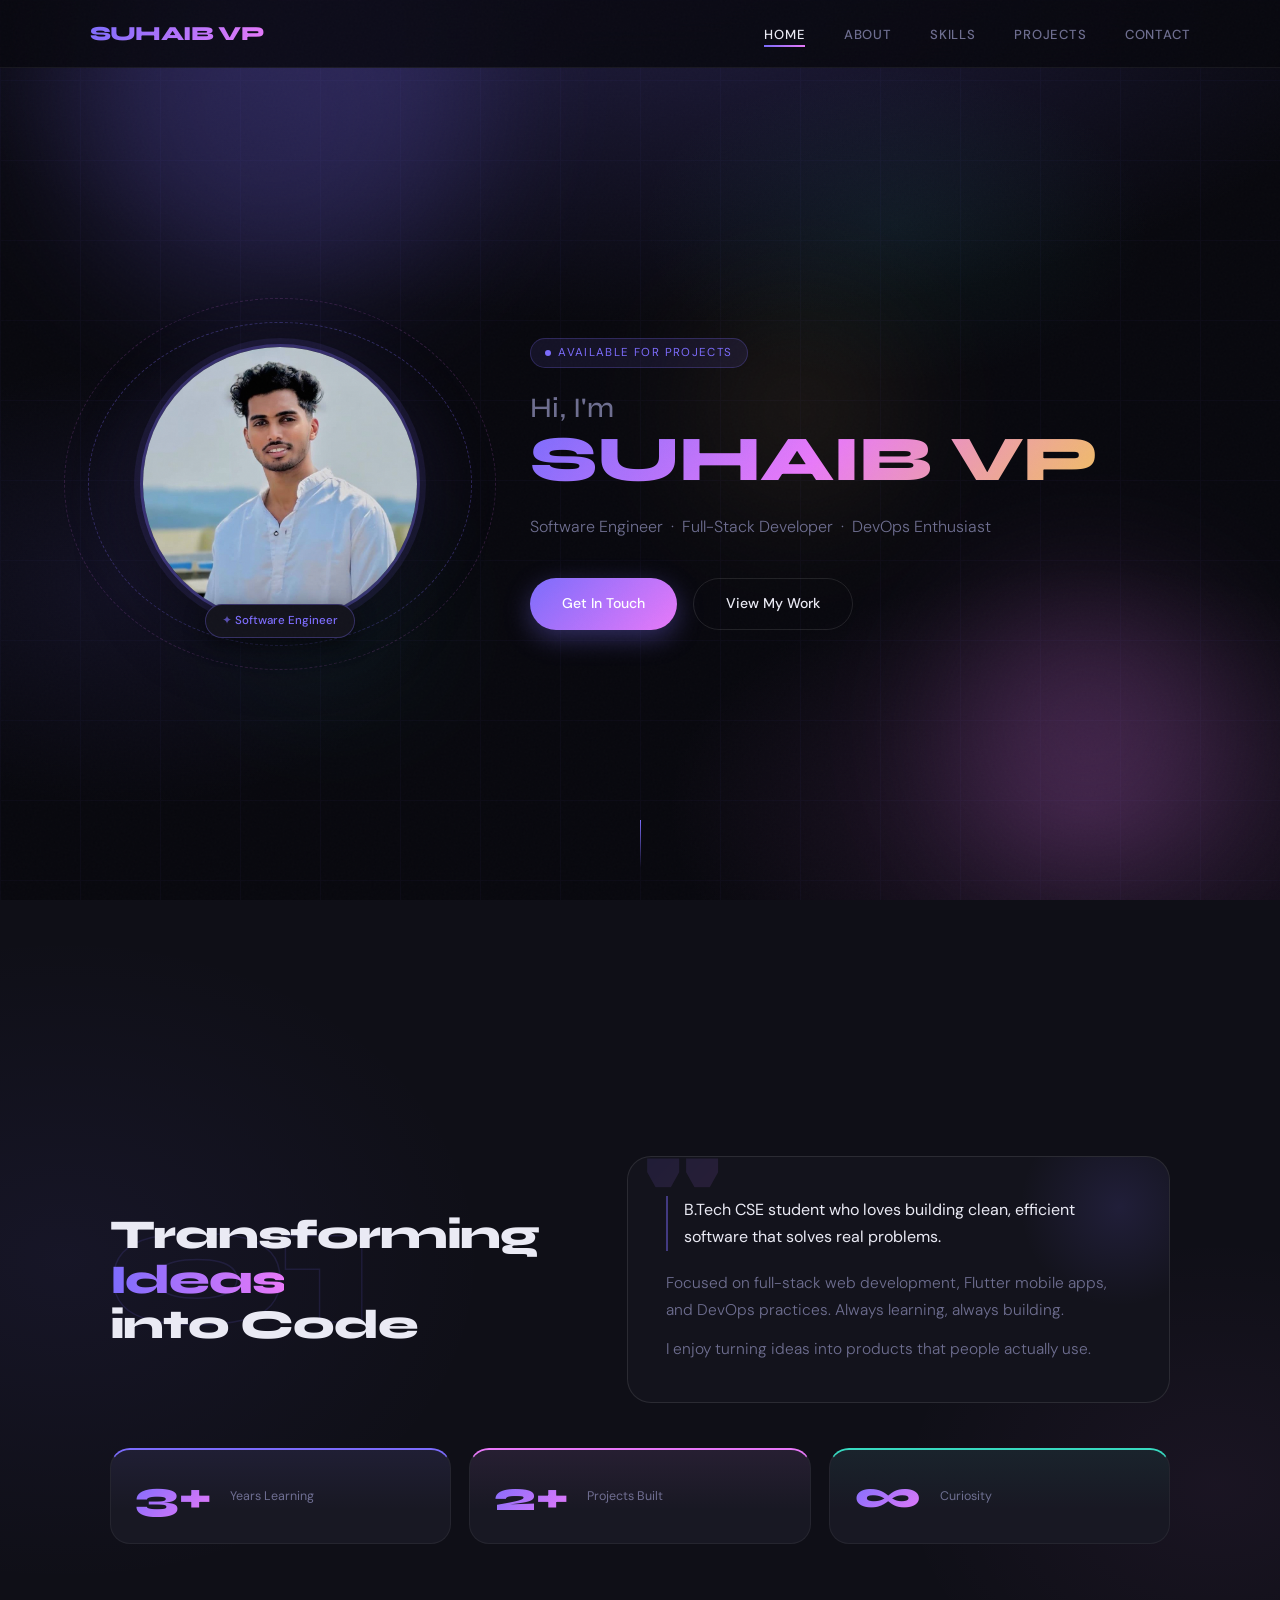
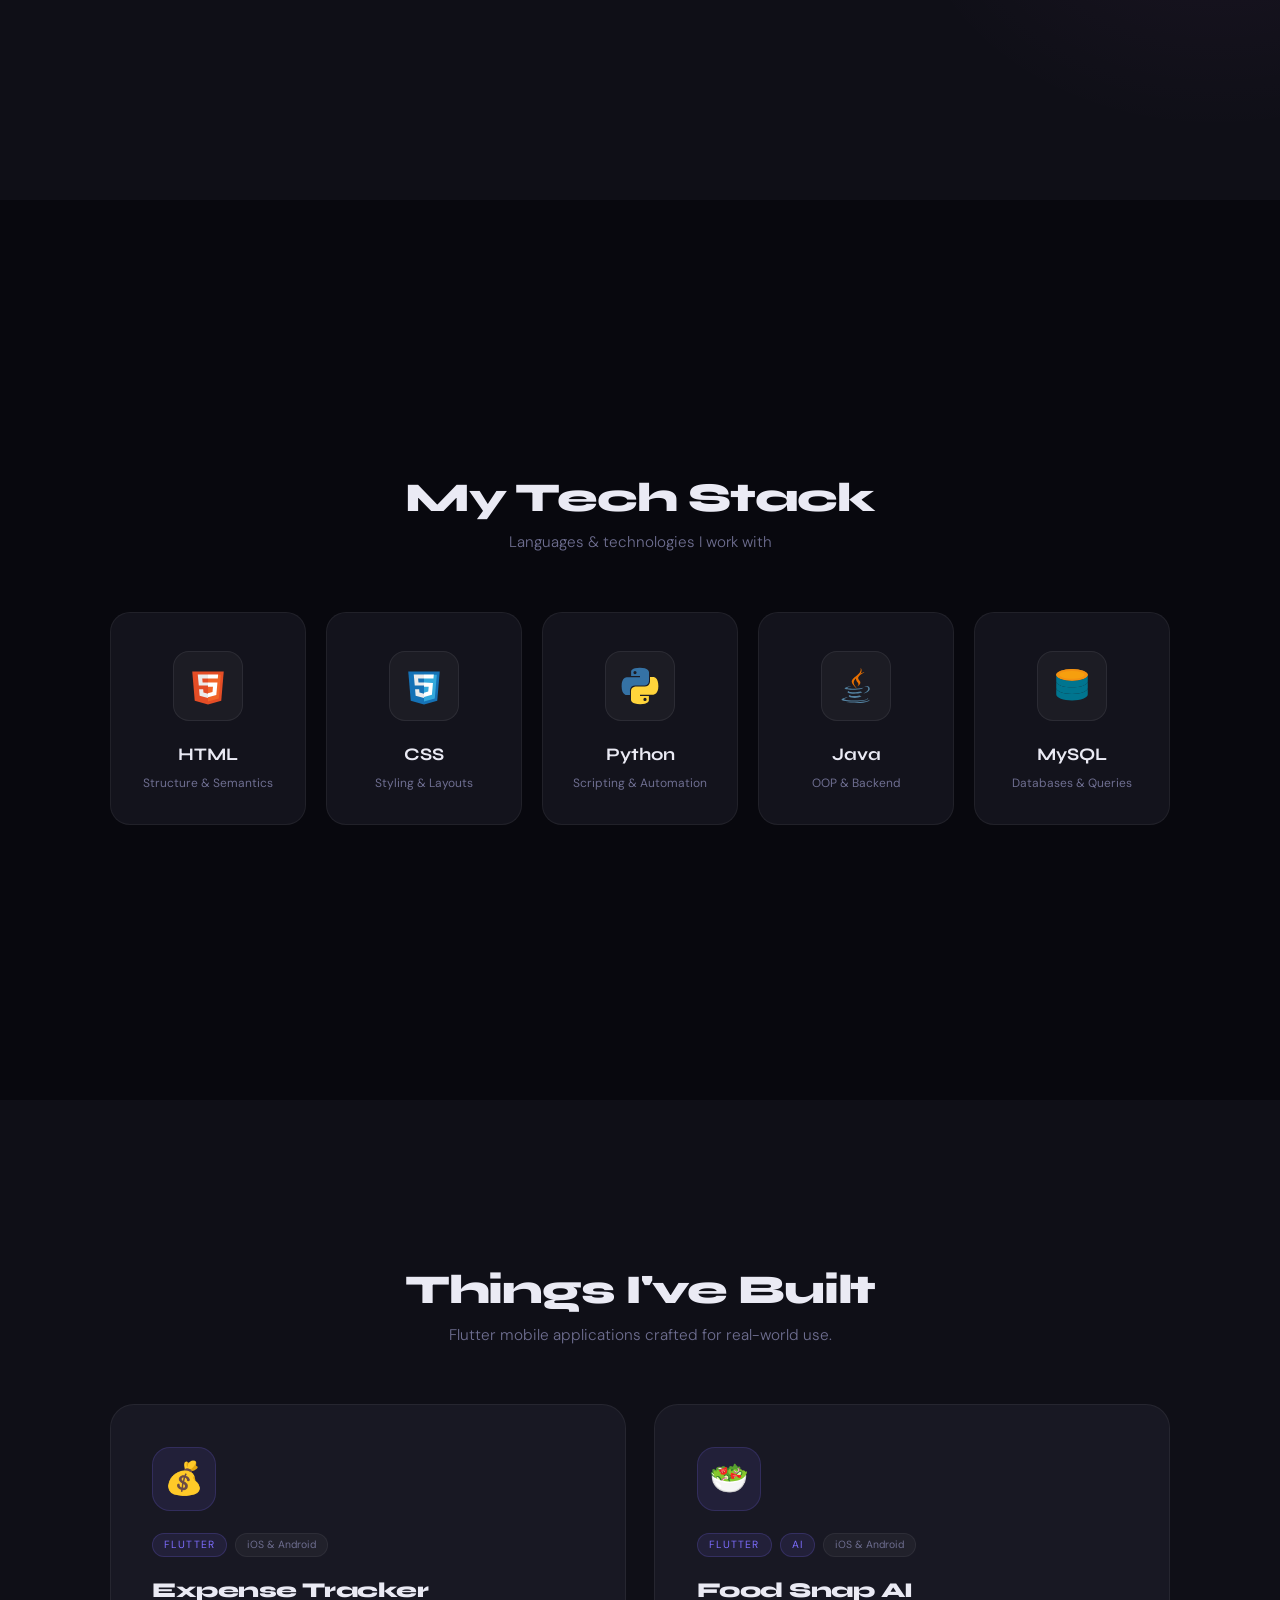
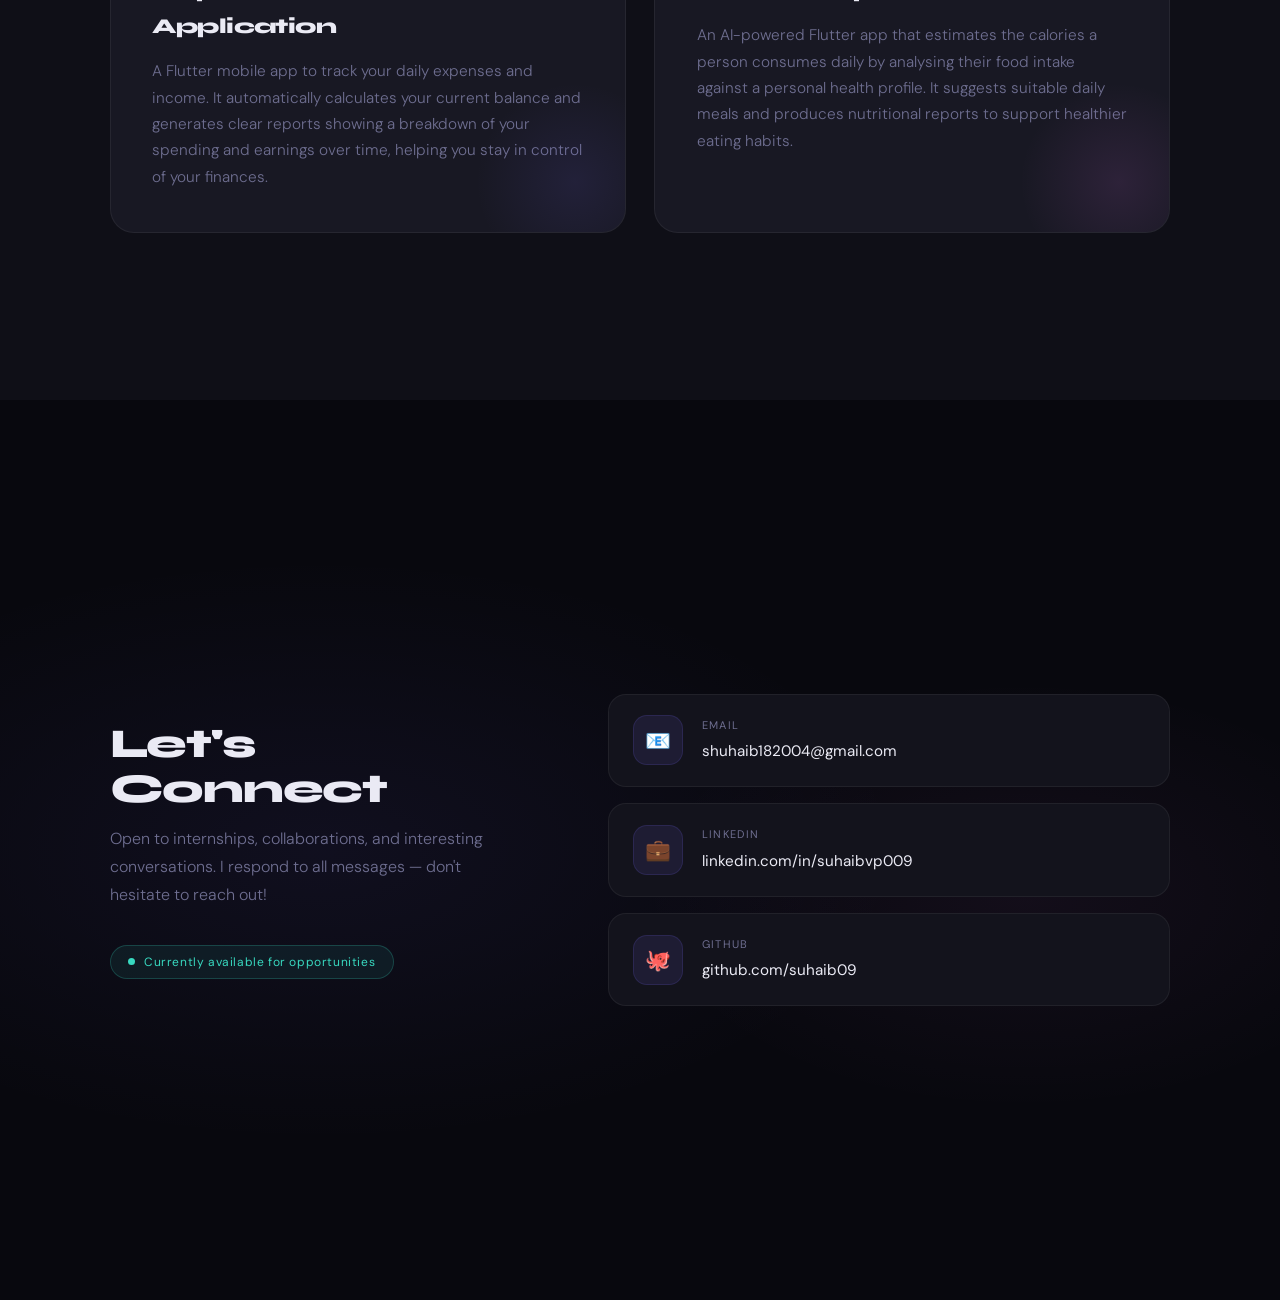
<file: index.html>
<!DOCTYPE html>
<html lang="en">
<head>
  <meta charset="UTF-8"/>
  <meta name="viewport" content="width=device-width, initial-scale=1.0"/>
  <title>SUHAIB VP — Portfolio</title>
  <link href="https://fonts.googleapis.com/css2?family=Syne:wght@400;600;700;800&family=DM+Sans:opsz,wght@9..40,300;9..40,400;9..40,500&display=swap" rel="stylesheet"/>
  <style>

/* ═══════════════════════════════════════
   RESET
═══════════════════════════════════════ */
*, *::before, *::after { margin:0; padding:0; box-sizing:border-box; }
html { font-size:16px; }

/* ═══════════════════════════════════════
   DESIGN TOKENS
═══════════════════════════════════════ */
:root {
  --bg:      #08080e;
  --surface: #0f0f17;
  --card:    #13131c;
  --card2:   #181823;
  --accent:  #7c6cfc;
  --accent2: #e879f9;
  --gold:    #f0c060;
  --teal:    #38d9c0;
  --text:    #eaeaf4;
  --muted:   #6e6e90;
  --border:  rgba(255,255,255,0.06);
  --border2: rgba(255,255,255,0.10);
  --nav-h:   68px;
  --px:      7vw;
  --max:     1240px;
  --r:       20px;
  --ease:    cubic-bezier(.4,0,.2,1);
}

/* ═══════════════════════════════════════
   BASE
═══════════════════════════════════════ */
body {
  background: var(--bg);
  color: var(--text);
  font-family: 'DM Sans', sans-serif;
  line-height: 1.7;
  overflow-x: hidden;
  -webkit-font-smoothing: antialiased;
}

section {
  min-height: 100vh;
  min-height: 100svh;
  display: flex;
  flex-direction: column;
  justify-content: center;
  position: relative;
  overflow: hidden;
}

body::after {
  content:''; position:fixed; inset:0; pointer-events:none; z-index:9998;
  background-image:url("data:image/svg+xml,%3Csvg viewBox='0 0 512 512' xmlns='http://www.w3.org/2000/svg'%3E%3Cfilter id='g'%3E%3CfeTurbulence type='fractalNoise' baseFrequency='0.75' numOctaves='4' stitchTiles='stitch'/%3E%3C/filter%3E%3Crect width='100%25' height='100%25' filter='url(%23g)' opacity='0.035'/%3E%3C/svg%3E");
  opacity:.55;
}

::-webkit-scrollbar { width:3px; }
::-webkit-scrollbar-track { background:var(--bg); }
::-webkit-scrollbar-thumb { background:var(--accent); border-radius:2px; }

/* ═══════════════════════════════════════
   UTILITIES
═══════════════════════════════════════ */
.wrap { width:100%; max-width:var(--max); margin-inline:auto; padding-inline:var(--px); }

.sec-title {
  font-family:'Syne',sans-serif;
  font-size:clamp(1.85rem,3.2vw,2.9rem);
  font-weight:800; line-height:1.1; letter-spacing:-.03em; margin-bottom:1.3rem;
}

.reveal { opacity:0; transform:translateY(28px); transition:opacity .6s var(--ease), transform .6s var(--ease); }
.reveal.in { opacity:1; transform:none; }

.d1{transition-delay:.06s} .d2{transition-delay:.12s} .d3{transition-delay:.18s}
.d4{transition-delay:.24s} .d5{transition-delay:.30s}

.btn {
  display:inline-flex; align-items:center; gap:.5rem;
  padding:.82rem 2rem; border-radius:50px;
  font-family:'DM Sans',sans-serif; font-size:.88rem; font-weight:500;
  cursor:pointer; text-decoration:none;
  transition:transform .2s var(--ease), box-shadow .2s;
}
.btn-fill {
  background:linear-gradient(135deg,var(--accent),var(--accent2));
  color:#fff; border:none; box-shadow:0 8px 26px rgba(124,108,252,.35);
}
.btn-fill:hover { transform:translateY(-3px); box-shadow:0 14px 36px rgba(124,108,252,.5); }
.btn-ghost { background:transparent; color:var(--text); border:1px solid var(--border2); }
.btn-ghost:hover { border-color:var(--accent); background:rgba(124,108,252,.08); transform:translateY(-3px); }

/* ═══════════════════════════════════════
   NAVBAR
═══════════════════════════════════════ */
nav {
  position:fixed; top:0; left:0; right:0; z-index:1000;
  height:var(--nav-h);
  display:flex; align-items:center; justify-content:space-between;
  padding-inline:var(--px);
  background:rgba(8,8,14,.82); backdrop-filter:blur(24px);
  border-bottom:1px solid var(--border);
}
.nav-logo {
  font-family:'Syne',sans-serif; font-size:1.25rem; font-weight:800; letter-spacing:-.03em;
  background:linear-gradient(120deg,var(--accent),var(--accent2));
  -webkit-background-clip:text; -webkit-text-fill-color:transparent;
}
.nav-links { list-style:none; display:flex; gap:2.4rem; }
.nav-links a {
  text-decoration:none; color:var(--muted); font-size:.82rem; font-weight:500;
  letter-spacing:.06em; text-transform:uppercase; transition:color .2s; position:relative;
}
.nav-links a::after {
  content:''; position:absolute; bottom:-4px; left:0; right:0; height:1.5px;
  background:linear-gradient(90deg,var(--accent),var(--accent2));
  transform:scaleX(0); transform-origin:left; transition:transform .28s var(--ease);
}
.nav-links a:hover, .nav-links a.active { color:var(--text); }
.nav-links a:hover::after, .nav-links a.active::after { transform:scaleX(1); }

/* ═══════════════════════════════════════
   HERO
═══════════════════════════════════════ */
#home { background:var(--bg); padding-top:var(--nav-h); }

.hero-mesh {
  position:absolute; inset:0; z-index:0;
  background:
    radial-gradient(ellipse 90% 60% at 50% -5%,  rgba(124,108,252,.22) 0%, transparent 68%),
    radial-gradient(ellipse 55% 45% at 85% 90%,  rgba(232,121,249,.13) 0%, transparent 60%),
    radial-gradient(ellipse 45% 45% at 10% 65%,  rgba(124,108,252,.09) 0%, transparent 55%),
    radial-gradient(ellipse 40% 35% at 70% 25%,  rgba(56,217,192,.07)  0%, transparent 50%);
}
.hero-grid {
  position:absolute; inset:0; z-index:0; opacity:.03;
  background-image:linear-gradient(var(--accent) 1px,transparent 1px),linear-gradient(90deg,var(--accent) 1px,transparent 1px);
  background-size:80px 80px;
}
.orb { position:absolute; border-radius:50%; filter:blur(70px); animation:floatOrb 10s ease-in-out infinite; }
.o1 { width:420px;height:420px; background:var(--accent);  opacity:.22; top:-120px; left:5%; }
.o2 { width:280px;height:280px; background:var(--accent2); opacity:.18; bottom:3%;  right:4%;  animation-delay:-4s; }
.o3 { width:190px;height:190px; background:var(--gold);    opacity:.10; top:35%;    left:55%;  animation-delay:-7s; }
.o4 { width:150px;height:150px; background:var(--teal);    opacity:.10; top:60%;    left:20%;  animation-delay:-2s; }
@keyframes floatOrb { 0%,100%{transform:translateY(0) scale(1)} 50%{transform:translateY(-34px) scale(1.05)} }

.hero-inner {
  position:relative; z-index:1;
  width:100%; max-width:var(--max);
  margin-inline:auto; padding-inline:var(--px);
  display:grid; grid-template-columns:340px 1fr;
  align-items:center; gap:5rem;
}
.hero-photo-col { display:flex; justify-content:center; align-items:center; position:relative; }
.hp-ring1 { position:absolute; inset:-22px; border-radius:50%; border:1.5px dashed rgba(124,108,252,.32); animation:spin 22s linear infinite; }
.hp-ring2 { position:absolute; inset:-46px; border-radius:50%; border:1px dashed rgba(232,121,249,.16); animation:spin 36s linear infinite reverse; }
@keyframes spin { to{transform:rotate(360deg)} }
.hp-glow { position:absolute; inset:-30px; border-radius:50%; background:radial-gradient(ellipse at center,rgba(124,108,252,.28) 0%,transparent 68%); filter:blur(24px); z-index:0; }
.hp-circle { position:relative; z-index:1; width:280px; height:280px; border-radius:50%; border:3px solid rgba(124,108,252,.35); overflow:hidden; box-shadow:0 0 0 6px rgba(124,108,252,.10),0 24px 60px rgba(0,0,0,.55); animation:fadeUp .9s .1s ease both; transition:box-shadow .4s var(--ease); }
.hp-circle:hover { box-shadow:0 0 0 8px rgba(124,108,252,.22),0 32px 80px rgba(0,0,0,.65); }
.hp-circle img { width:100%; height:100%; object-fit:cover; object-position:center top; display:block; }
.hp-badge { position:absolute; bottom:-14px; left:50%; transform:translateX(-50%); background:var(--card); border:1px solid rgba(124,108,252,.32); border-radius:50px; padding:.38rem 1rem; font-size:.72rem; font-weight:500; color:var(--accent); white-space:nowrap; box-shadow:0 6px 20px rgba(0,0,0,.5); z-index:2; }
.hp-badge::before { content:'✦ '; opacity:.65; }
.hero-text-col { display:flex; flex-direction:column; align-items:flex-start; text-align:left; }
.hero-tag { display:inline-flex; align-items:center; gap:.45rem; background:rgba(124,108,252,.1); border:1px solid rgba(124,108,252,.25); border-radius:50px; padding:.28rem .9rem; font-size:.72rem; letter-spacing:.12em; text-transform:uppercase; color:var(--accent); margin-bottom:1.6rem; animation:fadeUp .8s ease both; }
.hero-tag .dot { width:6px; height:6px; border-radius:50%; background:var(--accent); animation:blink 2s ease infinite; }
@keyframes blink { 0%,100%{opacity:1;transform:scale(1)} 50%{opacity:.35;transform:scale(.65)} }
.hero-title { font-family:'Syne',sans-serif; font-weight:800; line-height:1.05; letter-spacing:-.04em; color:var(--text); animation:fadeUp .8s .1s ease both; display:flex; flex-direction:column; gap:.2rem; margin-bottom:1.2rem; }
.hero-title .line-greeting { font-size:clamp(1.1rem,2.2vw,2rem); font-weight:500; color:var(--muted); letter-spacing:.02em; display:block; }
.hero-title .line-name { font-size:clamp(2.4rem,5vw,4.8rem); font-weight:800; display:block; white-space:nowrap; background:linear-gradient(130deg,var(--accent) 0%,var(--accent2) 50%,var(--gold) 100%); -webkit-background-clip:text; -webkit-text-fill-color:transparent; background-clip:text; }
.hero-sub { font-size:1rem; color:var(--muted); font-weight:300; margin-bottom:2.4rem; animation:fadeUp .8s .2s ease both; max-width:480px; }
.hero-btns { display:flex; gap:1rem; flex-wrap:wrap; animation:fadeUp .8s .3s ease both; }
.caret { position:absolute; bottom:2rem; left:50%; transform:translateX(-50%); display:flex; flex-direction:column; align-items:center; animation:fadeUp 1s .8s ease both; z-index:1; }
.caret-line { width:1px; height:48px; background:linear-gradient(to bottom,var(--accent),transparent); animation:caretPulse 2.2s ease-in-out infinite; }
@keyframes caretPulse { 0%,100%{opacity:1;transform:scaleY(1)} 50%{opacity:.2;transform:scaleY(.4)} }
@keyframes fadeUp { from{opacity:0;transform:translateY(28px)} to{opacity:1;transform:translateY(0)} }

/* ═══════════════════════════════════════════════════════════════════
   ABOUT  —  RESTRUCTURED
   ★ No partition between heading & description
   ★ LEFT col : ghost "01" + big title ONLY (no lead text)
   ★ RIGHT col: ALL description text (lead + body) in one styled card
   ★ Stat boxes below — same 3-col coloured design
═══════════════════════════════════════════════════════════════════ */
#about {
  background: var(--surface);
  background-image:
    radial-gradient(ellipse 55% 60% at 5%  40%, rgba(124,108,252,.07) 0%, transparent 60%),
    radial-gradient(ellipse 45% 50% at 95% 65%, rgba(232,121,249,.05) 0%, transparent 55%);
}

.about-inner {
  width:100%; max-width:var(--max);
  margin-inline:auto;
  padding-inline:var(--px);
  padding-block:80px;
}

/* ── TOP ROW: title LEFT | full description card RIGHT ── */
.about-top {
  display:grid;
  grid-template-columns: 1fr 1.2fr;   /* left slightly narrower */
  gap:4rem;
  align-items:center;
  margin-bottom:2.8rem;
}

/* ── LEFT: ghost "01" + heading only — no description here ── */
.about-title-col {
  position:relative;
}

/* ghost watermark "01" */
.about-title-col::before {
  content:'01';
  position:absolute;
  top:-2.2rem; left:-.4rem;
  font-family:'Syne',sans-serif;
  font-size:clamp(6rem,14vw,11rem);
  font-weight:800; line-height:1;
  -webkit-text-stroke:1.5px rgba(124,108,252,.13);
  color:transparent;
  pointer-events:none; user-select:none;
  letter-spacing:-.06em;
}

.about-title-col .sec-title {
  position:relative; z-index:1;
  margin-bottom:0;           /* no margin — lead has moved to right */
}

/* "Ideas" gradient word */
.about-title-col .sec-title .hi {
  background:linear-gradient(90deg,var(--accent),var(--accent2));
  -webkit-background-clip:text; -webkit-text-fill-color:transparent;
}

/* ── RIGHT: ALL text — lead + body — inside one styled card ── */
.about-desc-card {
  background: var(--card);
  border: 1px solid var(--border2);
  border-radius: 24px;
  padding: 2.4rem 2.4rem;
  position: relative;
  overflow: hidden;
}

/* corner purple glow */
.about-desc-card::after {
  content:'';
  position:absolute; top:-50px; right:-50px;
  width:200px; height:200px; border-radius:50%;
  background:radial-gradient(circle,rgba(124,108,252,.13),transparent 70%);
  pointer-events:none;
}

/* decorative quote mark */
.about-desc-card::before {
  content:'"';
  position:absolute; top:-1.2rem; left:1rem;
  font-family:'Syne',sans-serif; font-size:8rem; font-weight:800; line-height:1;
  background:linear-gradient(135deg,var(--accent),var(--accent2));
  -webkit-background-clip:text; -webkit-text-fill-color:transparent;
  opacity:.12; pointer-events:none;
}

/* lead sentence — styled with left accent border INSIDE the card */
.about-desc-card .about-lead {
  color:var(--text);
  font-size:1rem; font-weight:400;
  line-height:1.72;
  padding-left:1rem;
  border-left:2.5px solid rgba(124,108,252,.45);
  margin-bottom:1.2rem;
  position:relative; z-index:1;
}

/* body paragraphs inside card */
.about-desc-card p {
  color:var(--muted); font-size:.97rem; font-weight:300;
  line-height:1.78; position:relative; z-index:1;
  margin-bottom:.7rem;
}
.about-desc-card p:last-child { margin-bottom:0; }

/* ── BOTTOM: stat boxes — same coloured top-line design ── */
.about-stats {
  display:grid;
  grid-template-columns:repeat(3,1fr);
  gap:1.1rem;
}

.stat-box {
  background:var(--card2);
  border:1px solid var(--border);
  border-top:2.5px solid var(--sb-color, rgba(124,108,252,.5));
  border-radius:20px;
  padding:1.6rem 1.5rem;
  position:relative; overflow:hidden;
  display:flex; align-items:center; gap:1.2rem;
  transition:transform .3s var(--ease), box-shadow .3s;
}

.stat-box::after {
  content:'';
  position:absolute; top:0; left:0; right:0; height:60px;
  background:linear-gradient(to bottom,var(--sb-glow,rgba(124,108,252,.06)),transparent);
  pointer-events:none;
}

.stat-box:hover { transform:translateY(-6px); box-shadow:0 18px 46px rgba(0,0,0,.4); }

.stat-box:nth-child(1) { --sb-color:var(--accent);  --sb-glow:rgba(124,108,252,.08); }
.stat-box:nth-child(2) { --sb-color:var(--accent2); --sb-glow:rgba(232,121,249,.07); }
.stat-box:nth-child(3) { --sb-color:var(--teal);    --sb-glow:rgba(56,217,192,.06); }

.stat-box .n {
  font-family:'Syne',sans-serif; font-size:2.6rem; font-weight:800; line-height:1;
  background:linear-gradient(135deg,var(--accent),var(--accent2));
  -webkit-background-clip:text; -webkit-text-fill-color:transparent;
  flex-shrink:0;
}
.stat-box .l { color:var(--muted); font-size:.78rem; display:block; line-height:1.4; }

/* ═══════════════════════════════════════
   SKILLS
═══════════════════════════════════════ */
#skills { background:var(--bg); align-items:center; }
.skills-inner { width:100%; max-width:var(--max); margin-inline:auto; padding-inline:var(--px); padding-block:80px; }
.skills-head { text-align:center; margin-bottom:3.5rem; }
.skills-head .sec-title { margin-bottom:.6rem; }
.skills-head p { color:var(--muted); font-size:.95rem; font-weight:300; }
.lang-row { display:grid; grid-template-columns:repeat(5,1fr); gap:1.2rem; }
.lc { background:var(--card); border:1px solid var(--border); border-radius:var(--r); padding:2.4rem 1rem 2rem; text-align:center; position:relative; overflow:hidden; cursor:default; transition:transform .32s var(--ease),border-color .32s,box-shadow .32s; }
.lc::before { content:''; position:absolute; top:0; left:0; right:0; height:2.5px; background:var(--lc-grad,linear-gradient(90deg,var(--accent),var(--accent2))); opacity:0; transition:opacity .3s; }
.lc::after { content:''; position:absolute; bottom:-55px; left:50%; transform:translateX(-50%); width:140px; height:140px; border-radius:50%; background:var(--lc-glow,rgba(124,108,252,.12)); filter:blur(36px); opacity:0; transition:opacity .4s; pointer-events:none; }
.lc:hover { transform:translateY(-10px); border-color:rgba(255,255,255,.12); box-shadow:0 24px 56px rgba(0,0,0,.4); }
.lc:hover::before,.lc:hover::after { opacity:1; }
.lc-html { --lc-grad:linear-gradient(90deg,#e34c26,#f16529); --lc-glow:rgba(227,76,38,.15); }
.lc-css  { --lc-grad:linear-gradient(90deg,#264de4,#2965f1); --lc-glow:rgba(38,77,228,.15); }
.lc-py   { --lc-grad:linear-gradient(90deg,#3572a5,#ffd43b); --lc-glow:rgba(53,114,165,.14); }
.lc-java { --lc-grad:linear-gradient(90deg,#f89820,#e76f00); --lc-glow:rgba(248,152,32,.15); }
.lc-sql  { --lc-grad:linear-gradient(90deg,#00758f,#f29111); --lc-glow:rgba(0,117,143,.14); }
.lc-icon { width:70px; height:70px; border-radius:16px; display:flex; align-items:center; justify-content:center; margin:0 auto 1.2rem; background:rgba(255,255,255,.04); border:1px solid rgba(255,255,255,.07); transition:transform .3s var(--ease); }
.lc:hover .lc-icon { transform:scale(1.12) rotate(-5deg); }
.lc-name { font-family:'Syne',sans-serif; font-size:1.1rem; font-weight:700; color:var(--text); margin-bottom:.28rem; }
.lc-desc { font-size:.75rem; color:var(--muted); line-height:1.4; }

/* ═══════════════════════════════════════
   PROJECTS
═══════════════════════════════════════ */
#projects { background:var(--surface); align-items:center; }
.projects-inner { width:100%; max-width:var(--max); margin-inline:auto; padding-inline:var(--px); padding-block:80px; }
.projects-head { text-align:center; margin-bottom:3.5rem; }
.projects-head .sec-title { margin-bottom:.6rem; }
.projects-head .proj-sub { color:var(--muted); font-size:.96rem; font-weight:300; max-width:440px; margin-inline:auto; }
.proj-grid { display:grid; grid-template-columns:repeat(2,1fr); gap:1.8rem; }
.proj-card { background:var(--card2); border:1px solid var(--border); border-radius:24px; padding:2.6rem; position:relative; overflow:hidden; transition:transform .32s var(--ease),border-color .32s,box-shadow .32s; }
.proj-card::before { content:''; position:absolute; top:0; left:0; right:0; height:2.5px; background:linear-gradient(90deg,var(--pc-a,var(--accent)),var(--pc-b,var(--accent2))); opacity:0; transition:opacity .32s; }
.proj-card::after { content:''; position:absolute; bottom:-50px; right:-50px; width:200px; height:200px; border-radius:50%; background:radial-gradient(circle,var(--pc-glow,rgba(124,108,252,.08)),transparent 70%); pointer-events:none; }
.proj-card:hover { transform:translateY(-7px); border-color:rgba(124,108,252,.28); box-shadow:0 28px 60px rgba(0,0,0,.45); }
.proj-card:hover::before { opacity:1; }
.proj-expense { --pc-a:#7c6cfc; --pc-b:#38d9c0; --pc-glow:rgba(124,108,252,.10); }
.proj-food    { --pc-a:#e879f9; --pc-b:#f0c060; --pc-glow:rgba(232,121,249,.10); }
.proj-icon { width:64px; height:64px; border-radius:18px; display:flex; align-items:center; justify-content:center; font-size:2rem; background:rgba(124,108,252,.1); border:1px solid rgba(124,108,252,.18); margin-bottom:1.4rem; transition:transform .3s var(--ease); }
.proj-card:hover .proj-icon { transform:scale(1.08) rotate(-4deg); }
.proj-badges { display:flex; gap:.5rem; flex-wrap:wrap; margin-bottom:1rem; }
.proj-badge { font-size:.65rem; letter-spacing:.1em; text-transform:uppercase; color:var(--accent); background:rgba(124,108,252,.1); border:1px solid rgba(124,108,252,.2); border-radius:50px; padding:.15rem .7rem; }
.proj-badge-muted { font-size:.65rem; color:var(--muted); background:rgba(255,255,255,.04); border:1px solid var(--border); border-radius:50px; padding:.15rem .7rem; }
.proj-title { font-family:'Syne',sans-serif; font-size:1.32rem; font-weight:800; color:var(--text); letter-spacing:-.025em; margin-bottom:.8rem; }
.proj-desc { color:var(--muted); font-size:.96rem; font-weight:300; line-height:1.72; }

/* ═══════════════════════════════════════
   CONTACT
═══════════════════════════════════════ */
#contact { background:var(--bg); align-items:center; background-image:radial-gradient(ellipse 70% 50% at 25% 50%,rgba(124,108,252,.07) 0%,transparent 65%),radial-gradient(ellipse 50% 40% at 80% 55%,rgba(232,121,249,.05) 0%,transparent 60%); }
.contact-inner { width:100%; max-width:var(--max); margin-inline:auto; padding-inline:var(--px); padding-block:80px; display:grid; grid-template-columns:1fr 1.4fr; gap:6rem; align-items:center; }
.contact-left { display:flex; flex-direction:column; justify-content:center; }
.contact-left .sec-title { margin-bottom:.9rem; }
.contact-tagline { color:var(--muted); font-size:1rem; font-weight:300; max-width:380px; line-height:1.75; margin-bottom:2.2rem; }
.avail-badge { display:inline-flex; align-items:center; gap:.55rem; background:rgba(56,217,192,.08); border:1px solid rgba(56,217,192,.22); border-radius:50px; padding:.38rem 1.1rem; font-size:.75rem; color:#38d9c0; letter-spacing:.05em; width:fit-content; }
.avail-dot { width:7px; height:7px; border-radius:50%; background:#38d9c0; animation:availPulse 2s ease infinite; flex-shrink:0; }
@keyframes availPulse { 0%,100%{opacity:1;transform:scale(1)} 50%{opacity:.4;transform:scale(.6)} }
.contact-right { display:flex; flex-direction:column; gap:1rem; }
.c-item { display:flex; align-items:center; gap:1.2rem; padding:1.3rem 1.5rem; background:var(--card); border:1px solid var(--border); border-radius:18px; text-decoration:none; color:var(--text); position:relative; overflow:hidden; transition:border-color .28s var(--ease),background .28s,transform .28s var(--ease),box-shadow .28s; }
.c-item::before { content:''; position:absolute; left:0; top:15%; bottom:15%; width:3px; border-radius:0 3px 3px 0; background:var(--ci-color,var(--accent)); opacity:0; transition:opacity .28s; }
.c-item:hover { border-color:rgba(124,108,252,.3); background:rgba(255,255,255,.02); transform:translateX(6px); box-shadow:0 8px 30px rgba(0,0,0,.3); }
.c-item:hover::before { opacity:1; }
.c-email    { --ci-color:#7c6cfc; }
.c-linkedin { --ci-color:#0a66c2; }
.c-github   { --ci-color:#e879f9; }
.c-item-icon { width:50px; height:50px; border-radius:14px; flex-shrink:0; display:flex; align-items:center; justify-content:center; font-size:1.3rem; background:rgba(124,108,252,.1); border:1px solid rgba(124,108,252,.15); transition:background .28s,transform .28s; }
.c-item:hover .c-item-icon { background:rgba(124,108,252,.2); transform:scale(1.08); }
.c-item-body { flex:1; min-width:0; }
.c-item-label { font-size:.69rem; text-transform:uppercase; letter-spacing:.12em; color:var(--muted); display:block; margin-bottom:.18rem; }
.c-item-value { font-size:.95rem; color:var(--text); font-weight:400; white-space:nowrap; overflow:hidden; text-overflow:ellipsis; }
.c-item-action { font-size:.72rem; color:var(--accent); background:rgba(124,108,252,.1); border:1px solid rgba(124,108,252,.2); border-radius:50px; padding:.2rem .7rem; white-space:nowrap; flex-shrink:0; opacity:0; transform:translateX(-6px); transition:opacity .25s,transform .25s; }
.c-item:hover .c-item-action { opacity:1; transform:translateX(0); }

/* ═══════════════════════════════════════
   RESPONSIVE
═══════════════════════════════════════ */
@media (max-width:1100px) {
  :root { --px:5vw; }
  .hero-inner    { grid-template-columns:1fr; gap:3rem; justify-items:center; text-align:center; }
  .hero-text-col { align-items:center; }
  .hp-circle     { width:230px; height:230px; }
  .about-top     { grid-template-columns:1fr; gap:2.5rem; }
  .about-stats   { grid-template-columns:repeat(3,1fr); }
  .lang-row      { grid-template-columns:repeat(3,1fr); }
  .proj-grid     { grid-template-columns:1fr; }
  .contact-inner { grid-template-columns:1fr; gap:3rem; }
  .hero-title .line-name { font-size:clamp(2rem,4.5vw,4rem); }
}
@media (max-width:768px) {
  :root { --px:5vw; }
  .nav-links  { display:none; }
  .hero-inner { gap:2.5rem; }
  .hp-circle  { width:190px; height:190px; }
  .hero-title .line-greeting { font-size:clamp(.95rem,3.5vw,1.4rem); }
  .hero-title .line-name     { font-size:clamp(1.8rem,7vw,3rem); white-space:normal; }
  .about-stats   { grid-template-columns:1fr 1fr; }
  .lang-row      { grid-template-columns:repeat(2,1fr); }
  .proj-grid     { grid-template-columns:1fr; }
  section        { min-height:auto; padding-block:60px; }
  .c-item-value  { font-size:.85rem; }
  .about-title-col::before { font-size:clamp(4.5rem,15vw,7rem); }
}
@media (max-width:480px) {
  .about-stats   { grid-template-columns:1fr; }
  .lang-row      { grid-template-columns:repeat(2,1fr); }
  .c-item        { padding:1rem 1.1rem; }
  .c-item-icon   { width:42px; height:42px; font-size:1.1rem; }
  .hp-circle     { width:160px; height:160px; }
}

  </style>
</head>
<body>

<!-- NAVBAR -->
<nav>
  <div class="nav-logo">SUHAIB VP</div>
  <ul class="nav-links">
    <li><a href="#home">Home</a></li>
    <li><a href="#about">About</a></li>
    <li><a href="#skills">Skills</a></li>
    <li><a href="#projects">Projects</a></li>
    <li><a href="#contact">Contact</a></li>
  </ul>
</nav>


<!-- HOME -->
<section id="home">
  <div class="hero-mesh"></div>
  <div class="hero-grid"></div>
  <div class="orb o1"></div><div class="orb o2"></div>
  <div class="orb o3"></div><div class="orb o4"></div>
  <div class="hero-inner">
    <div class="hero-photo-col">
      <div class="hp-glow"></div>
      <div class="hp-ring1"></div>
      <div class="hp-ring2"></div>
      <div class="hp-circle">
        <img src="images/sb1.jpg" alt="Suhaib VP"/>
      </div>
      <div class="hp-badge">Software Engineer</div>
    </div>
    <div class="hero-text-col">
      <div class="hero-tag"><span class="dot"></span> Available for Projects</div>
      <h1 class="hero-title">
        <span class="line-greeting">Hi, I'm</span>
        <span class="line-name">SUHAIB VP</span>
      </h1>
      <p class="hero-sub">Software Engineer &nbsp;·&nbsp; Full-Stack Developer &nbsp;·&nbsp; DevOps Enthusiast</p>
      <div class="hero-btns">
        <a href="#contact" class="btn btn-fill">Get In Touch</a>
        <a href="#projects" class="btn btn-ghost">View My Work</a>
      </div>
    </div>
  </div>
  <div class="caret"><div class="caret-line"></div></div>
</section>


<!-- ═══════════════════════════════════════════════════════════════
     ABOUT  —  RESTRUCTURED
     LEFT  : ghost "01" watermark + big heading ONLY
     RIGHT : ONE card containing ALL description text
             (lead sentence with accent border + body paragraphs)
     BOTTOM: 3 stat boxes with per-colour top lines
═══════════════════════════════════════════════════════════════ -->
<section id="about">
  <div class="about-inner">

    <div class="about-top reveal">

      <!-- ── LEFT: heading only, no description ── -->
      <div class="about-title-col">
        <h2 class="sec-title">
          Transforming <span class="hi">Ideas</span><br>into Code
        </h2>
      </div>

      <!-- ── RIGHT: ALL description inside one card — lead + body ── -->
      <div class="about-desc-card reveal">

        <!-- lead sentence — highlighted with left accent border -->
        <p class="about-lead">
          B.Tech CSE student who loves building clean,
          efficient software that solves real problems.
        </p>

        <!-- body paragraphs -->
        <p>
          Focused on full-stack web development, Flutter mobile apps,
          and DevOps practices. Always learning, always building.
        </p>
        <p>
          I enjoy turning ideas into products that people actually use.
        </p>

      </div>

    </div>

    <!-- ── STAT BOXES ── -->
    <div class="about-stats">
      <div class="stat-box reveal d1">
        <div class="n">3+</div>
        <div class="l">Years Learning</div>
      </div>
      <div class="stat-box reveal d2">
        <div class="n">2+</div>
        <div class="l">Projects Built</div>
      </div>
      <div class="stat-box reveal d3">
        <div class="n">∞</div>
        <div class="l">Curiosity</div>
      </div>
    </div>

  </div>
</section>


<!-- SKILLS -->
<section id="skills">
  <div class="skills-inner">
    <div class="skills-head reveal">
      <h2 class="sec-title">My Tech Stack</h2>
      <p>Languages &amp; technologies I work with</p>
    </div>
    <div class="lang-row">
      <div class="lc lc-html reveal d1">
        <div class="lc-icon">
          <svg viewBox="0 0 32 32" width="42" height="42" xmlns="http://www.w3.org/2000/svg">
            <path d="M5.9 27.2 4 5h24L26.1 27.2 16 30z" fill="#e44d26"/>
            <path d="M16 27.9 24.2 25.6l1.6-18.2H16z" fill="#f16529"/>
            <path d="M16 13.4h-4.1l-.3-3.2H16V7.2H8.2l.8 8.5H16zm0 8.5-.014.003-3.44-.929-.22-2.46H9.2l.43 4.85 6.33 1.76.014-.004z" fill="#ebebeb"/>
            <path d="M16 13.4v3.1h3.8l-.36 4-3.45.93v3.22l6.34-1.76.05-.52.73-8.14.07-.83zm0-6.2v3.1h7.47l.06-.7.14-1.57.07-.83z" fill="#fff"/>
          </svg>
        </div>
        <div class="lc-name">HTML</div><div class="lc-desc">Structure &amp; Semantics</div>
      </div>
      <div class="lc lc-css reveal d2">
        <div class="lc-icon">
          <svg viewBox="0 0 32 32" width="42" height="42" xmlns="http://www.w3.org/2000/svg">
            <path d="M5.9 27.2 4 5h24L26.1 27.2 16 30z" fill="#1572b6"/>
            <path d="M16 27.9 24.2 25.6l1.6-18.2H16z" fill="#33a9dc"/>
            <path d="M16 13.4h-4.2l-.3-3.2H16V7.2H8.2l.76 8.5H16zm0 8.5-.014.003-3.44-.929-.22-2.46H9.2l.43 4.85 6.33 1.76.014-.004z" fill="#ebebeb"/>
            <path d="M16 13.4v3.1h3.57l-.34 3.77-3.24.88v3.22l6.03-1.67.044-.493.694-7.78.072-.807zm0-6.2v3.06h7.21l.06-.67.136-1.52.072-.87z" fill="#fff"/>
          </svg>
        </div>
        <div class="lc-name">CSS</div><div class="lc-desc">Styling &amp; Layouts</div>
      </div>
      <div class="lc lc-py reveal d3">
        <div class="lc-icon">
          <svg viewBox="0 0 32 32" width="42" height="42" xmlns="http://www.w3.org/2000/svg">
            <path d="M15.885 2.1c-7.1 0-6.651 3.07-6.651 3.07v3.19h6.752v1H6.545S2 8.8 2 16c0 7.2 3.986 6.948 3.986 6.948h2.382v-3.341s-.128-3.985 3.928-3.985h6.763s3.8.06 3.8-3.668V5.868S23.472 2.1 15.885 2.1zM12.19 4.55a1.224 1.224 0 1 1 0 2.448 1.224 1.224 0 0 1 0-2.448z" fill="#3572a5"/>
            <path d="M16.115 29.9c7.1 0 6.651-3.07 6.651-3.07v-3.19h-6.752v-1h9.441S30 23.2 30 16c0-7.2-3.986-6.948-3.986-6.948h-2.382v3.341s.128 3.985-3.928 3.985h-6.763s-3.8-.06-3.8 3.668v6.086S8.528 29.9 16.115 29.9zM19.81 27.45a1.224 1.224 0 1 1 0-2.448 1.224 1.224 0 0 1 0 2.448z" fill="#ffd43b"/>
          </svg>
        </div>
        <div class="lc-name">Python</div><div class="lc-desc">Scripting &amp; Automation</div>
      </div>
      <div class="lc lc-java reveal d4">
        <div class="lc-icon">
          <svg viewBox="0 0 32 32" width="42" height="42" xmlns="http://www.w3.org/2000/svg">
            <path d="M11.854 22.674s-1.12.65.797.87c2.32.265 3.504.227 6.058-.257 0 0 .672.42 1.61.785-5.727 2.453-12.96-.142-8.465-1.398z" fill="#5382a1"/>
            <path d="M11.14 19.524s-1.257.93.663 1.129c2.484.257 4.446.278 7.843-.377 0 0 .468.474 1.203.733-6.946 2.032-14.683.16-9.71-1.485z" fill="#5382a1"/>
            <path d="M17.312 13.334c1.416 1.629-.372 3.095-.372 3.095s3.591-1.853 1.943-4.17c-1.537-2.158-2.716-3.23 3.663-6.927 0 0-10.008 2.499-5.234 8.002z" fill="#e76f00"/>
            <path d="M24.76 25.046s.828.682-.913 1.21c-3.312 1.003-13.783 1.305-16.686.04-1.044-.455.913-1.085 1.528-1.218.64-.139 1.006-.113 1.006-.113-1.158-.816-7.487 1.603-3.215 2.295 11.64 1.888 21.22-.85 18.28-2.214z" fill="#5382a1"/>
            <path d="M12.396 16.26s-5.308 1.262-1.879 1.72c1.447.194 4.329.15 7.013-.077 2.195-.187 4.399-.586 4.399-.586s-.774.331-1.333.713c-5.381 1.416-15.78.757-12.785-.69 2.534-1.228 4.585-1.08 4.585-1.08z" fill="#5382a1"/>
            <path d="M21.976 21.604c5.472-2.843 2.941-5.573 1.175-5.207-.433.09-.626.168-.626.168s.16-.252.466-.36c3.48-1.225 6.157 3.608-1.127 5.523 0 0 .085-.076.112-.124z" fill="#5382a1"/>
            <path d="M19.477 2s3.032 3.032-2.876 7.694c-4.734 3.737-1.08 5.872-.002 8.306-2.763-2.494-4.789-4.688-3.43-6.729 1.997-2.997 7.528-4.453 6.308-9.271z" fill="#e76f00"/>
            <path d="M13.01 28.886c5.253.336 13.318-.186 13.506-2.678 0 0-.367.942-4.339 1.689-4.493.84-10.031.743-13.312.203 0 0 .673.556 4.145.786z" fill="#5382a1"/>
          </svg>
        </div>
        <div class="lc-name">Java</div><div class="lc-desc">OOP &amp; Backend</div>
      </div>
      <div class="lc lc-sql reveal d5">
        <div class="lc-icon">
          <svg viewBox="0 0 32 32" width="42" height="42" xmlns="http://www.w3.org/2000/svg">
            <ellipse cx="16" cy="7.5" rx="12" ry="4.5" fill="#f29111"/>
            <path d="M4 7.5v5c0 2.485 5.373 4.5 12 4.5s12-2.015 12-4.5v-5c0 2.485-5.373 4.5-12 4.5S4 9.985 4 7.5z" fill="#00758f"/>
            <path d="M4 12.5v5c0 2.485 5.373 4.5 12 4.5s12-2.015 12-4.5v-5c0 2.485-5.373 4.5-12 4.5S4 14.985 4 12.5z" fill="#00758f"/>
            <path d="M4 17.5v5c0 2.485 5.373 4.5 12 4.5s12-2.015 12-4.5v-5c0 2.485-5.373 4.5-12 4.5S4 19.985 4 17.5z" fill="#00758f"/>
            <ellipse cx="16" cy="7.5" rx="12" ry="4.5" fill="#f29111"/>
            <ellipse cx="16" cy="7.5" rx="9.5" ry="3" fill="#ffc107" opacity=".3"/>
          </svg>
        </div>
        <div class="lc-name">MySQL</div><div class="lc-desc">Databases &amp; Queries</div>
      </div>
    </div>
  </div>
</section>


<!-- PROJECTS -->
<section id="projects">
  <div class="projects-inner">
    <div class="projects-head reveal">
      <h2 class="sec-title">Things I've Built</h2>
      <p class="proj-sub">Flutter mobile applications crafted for real-world use.</p>
    </div>
    <div class="proj-grid">
      <div class="proj-card proj-expense reveal d1">
        <div class="proj-icon">💰</div>
        <div class="proj-badges">
          <span class="proj-badge">Flutter</span>
          <span class="proj-badge-muted">iOS &amp; Android</span>
        </div>
        <h3 class="proj-title">Expense Tracker Application</h3>
        <p class="proj-desc">A Flutter mobile app to track your daily expenses and income. It automatically calculates your current balance and generates clear reports showing a breakdown of your spending and earnings over time, helping you stay in control of your finances.</p>
      </div>
      <div class="proj-card proj-food reveal d2">
        <div class="proj-icon">🥗</div>
        <div class="proj-badges">
          <span class="proj-badge">Flutter</span>
          <span class="proj-badge">AI</span>
          <span class="proj-badge-muted">iOS &amp; Android</span>
        </div>
        <h3 class="proj-title">Food Snap AI</h3>
        <p class="proj-desc">An AI-powered Flutter app that estimates the calories a person consumes daily by analysing their food intake against a personal health profile. It suggests suitable daily meals and produces nutritional reports to support healthier eating habits.</p>
      </div>
    </div>
  </div>
</section>


<!-- CONTACT -->
<section id="contact">
  <div class="contact-inner">
    <div class="contact-left reveal">
      <h2 class="sec-title">Let's Connect</h2>
      <p class="contact-tagline">Open to internships, collaborations, and interesting conversations. I respond to all messages — don't hesitate to reach out!</p>
      <div class="avail-badge"><span class="avail-dot"></span> Currently available for opportunities</div>
    </div>
    <div class="contact-right reveal">
      <a href="mailto:shuhaib182004@gmail.com" class="c-item c-email">
        <div class="c-item-icon">📧</div>
        <div class="c-item-body"><span class="c-item-label">Email</span><span class="c-item-value">shuhaib182004@gmail.com</span></div>
        <span class="c-item-action">Send mail ↗</span>
      </a>
      <a href="https://linkedin.com/in/suhaibvp009" target="_blank" rel="noopener noreferrer" class="c-item c-linkedin">
        <div class="c-item-icon">💼</div>
        <div class="c-item-body"><span class="c-item-label">LinkedIn</span><span class="c-item-value">linkedin.com/in/suhaibvp009</span></div>
        <span class="c-item-action">View profile ↗</span>
      </a>
      <a href="https://github.com/suhaib09" target="_blank" rel="noopener noreferrer" class="c-item c-github">
        <div class="c-item-icon">🐙</div>
        <div class="c-item-body"><span class="c-item-label">GitHub</span><span class="c-item-value">github.com/suhaib09</span></div>
        <span class="c-item-action">View repos ↗</span>
      </a>
    </div>
  </div>
</section>


<!-- JAVASCRIPT -->
<script>
  document.querySelectorAll('.nav-links a').forEach(link => {
    link.addEventListener('click', e => {
      e.preventDefault();
      const target = document.querySelector(link.getAttribute('href'));
      if (target) target.scrollIntoView({ behavior:'smooth', block:'start' });
    });
  });

  const secs  = document.querySelectorAll('section[id]');
  const links = document.querySelectorAll('.nav-links a');
  const mark  = () => {
    let cur = '';
    secs.forEach(s => { if (window.scrollY >= s.offsetTop - 80) cur = s.id; });
    links.forEach(a => a.classList.toggle('active', a.getAttribute('href') === '#' + cur));
  };
  window.addEventListener('scroll', mark, { passive:true });
  mark();

  const ro = new IntersectionObserver(entries => {
    entries.forEach(e => {
      if (e.isIntersecting) { e.target.classList.add('in'); ro.unobserve(e.target); }
    });
  }, { threshold: 0.1 });
  document.querySelectorAll('.reveal').forEach(el => ro.observe(el));
</script>

</body>
</html>
</file>
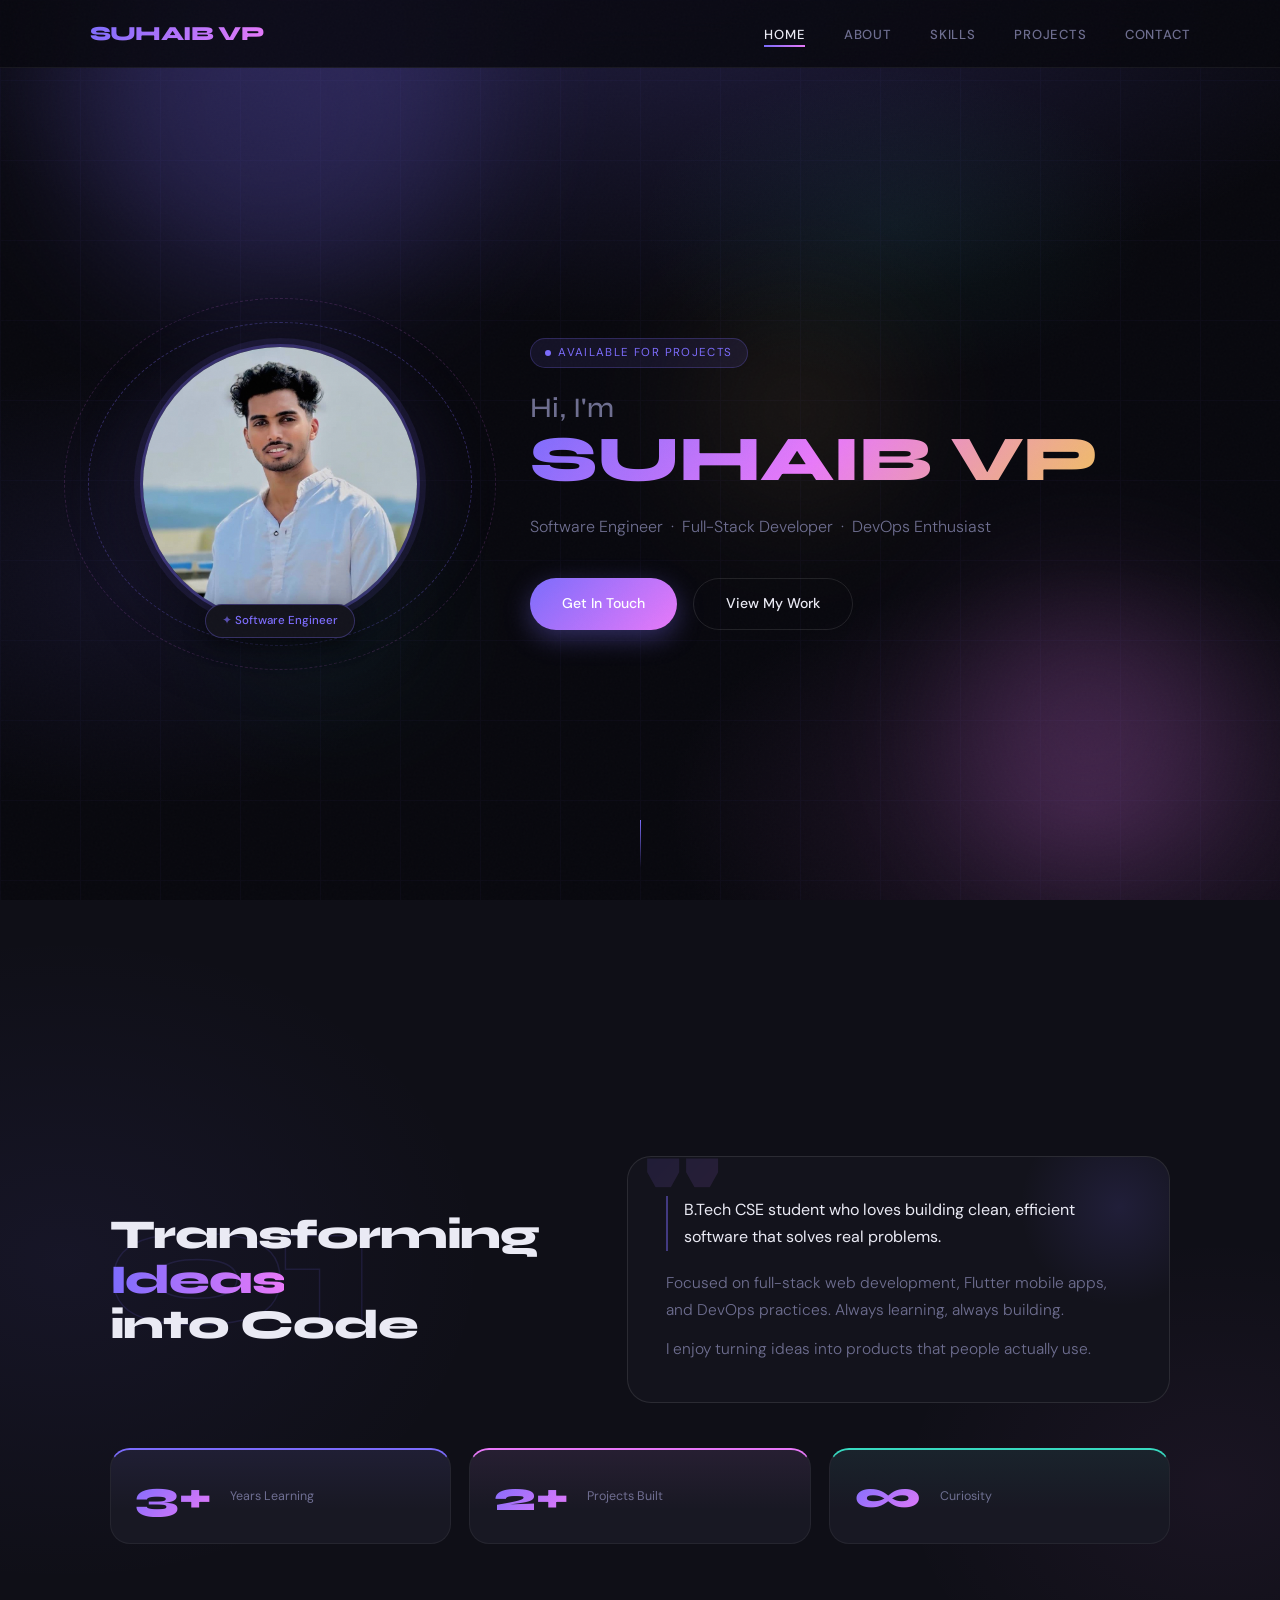
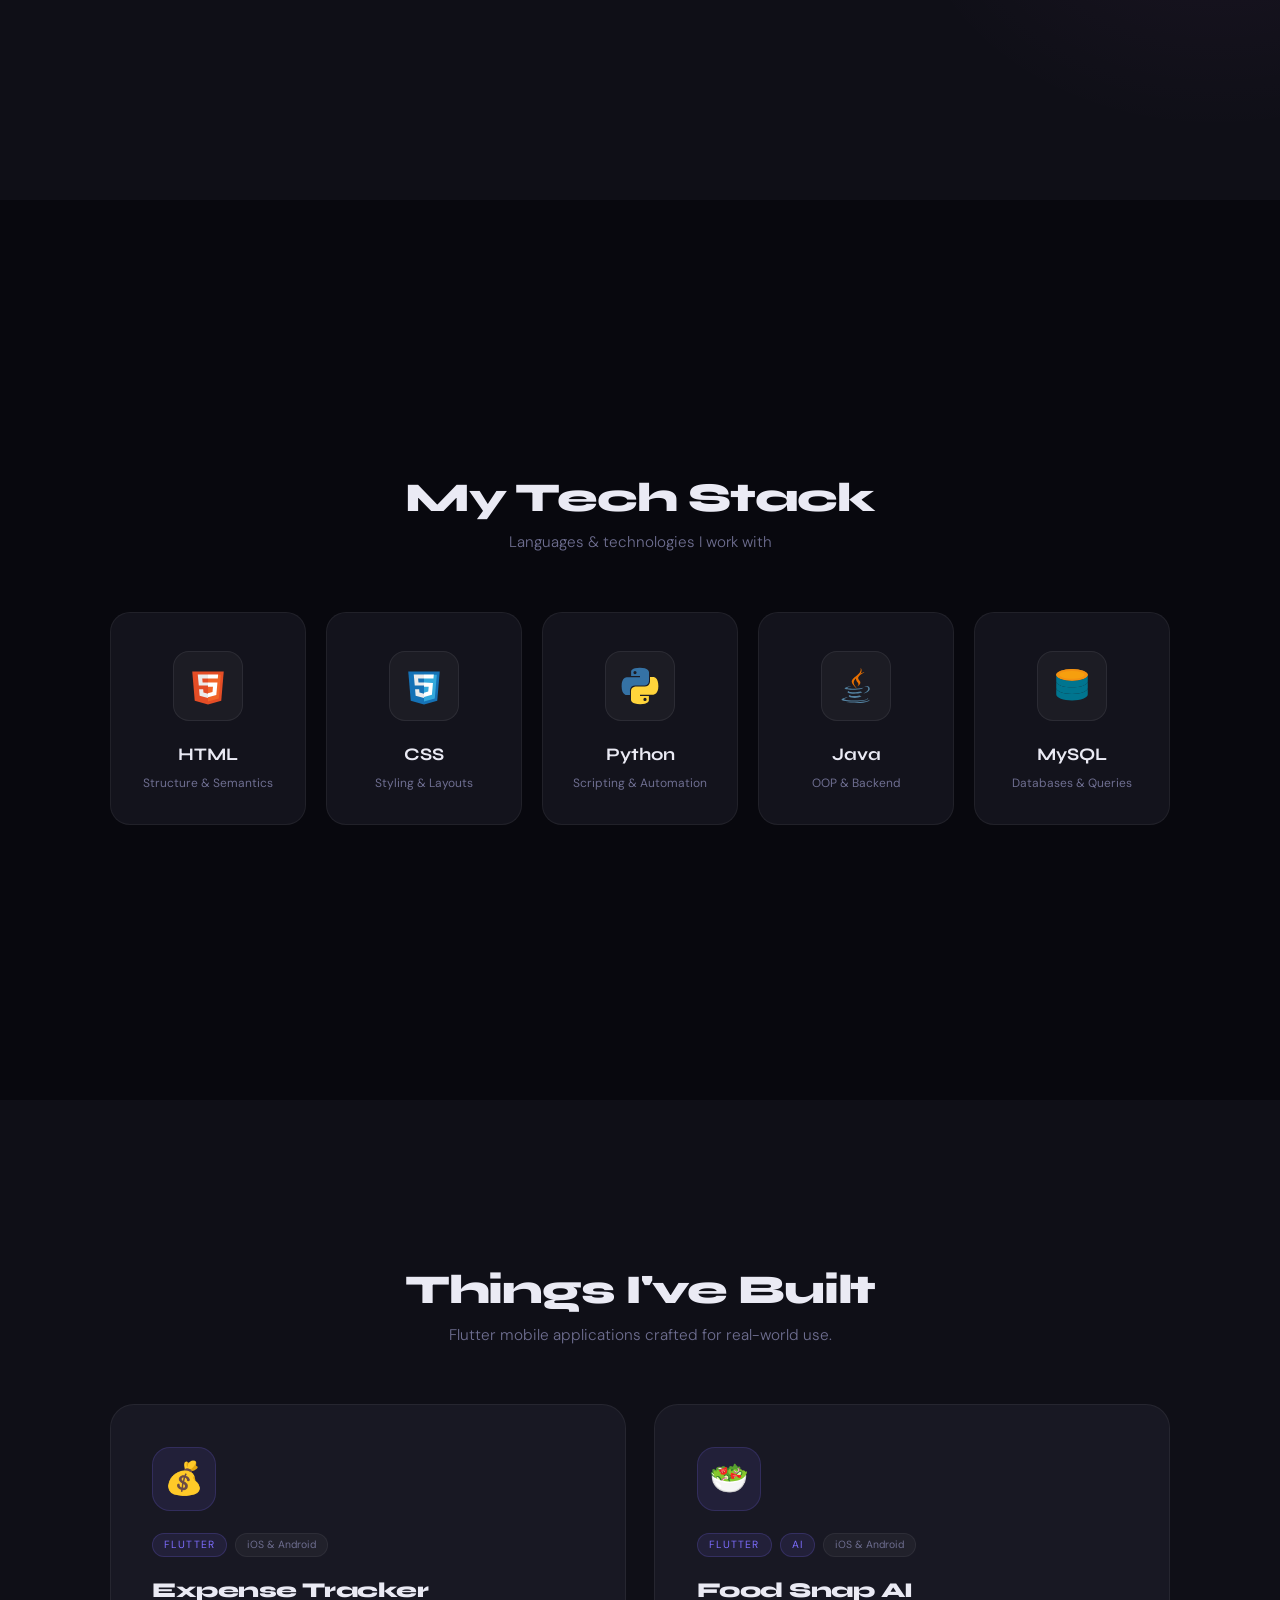
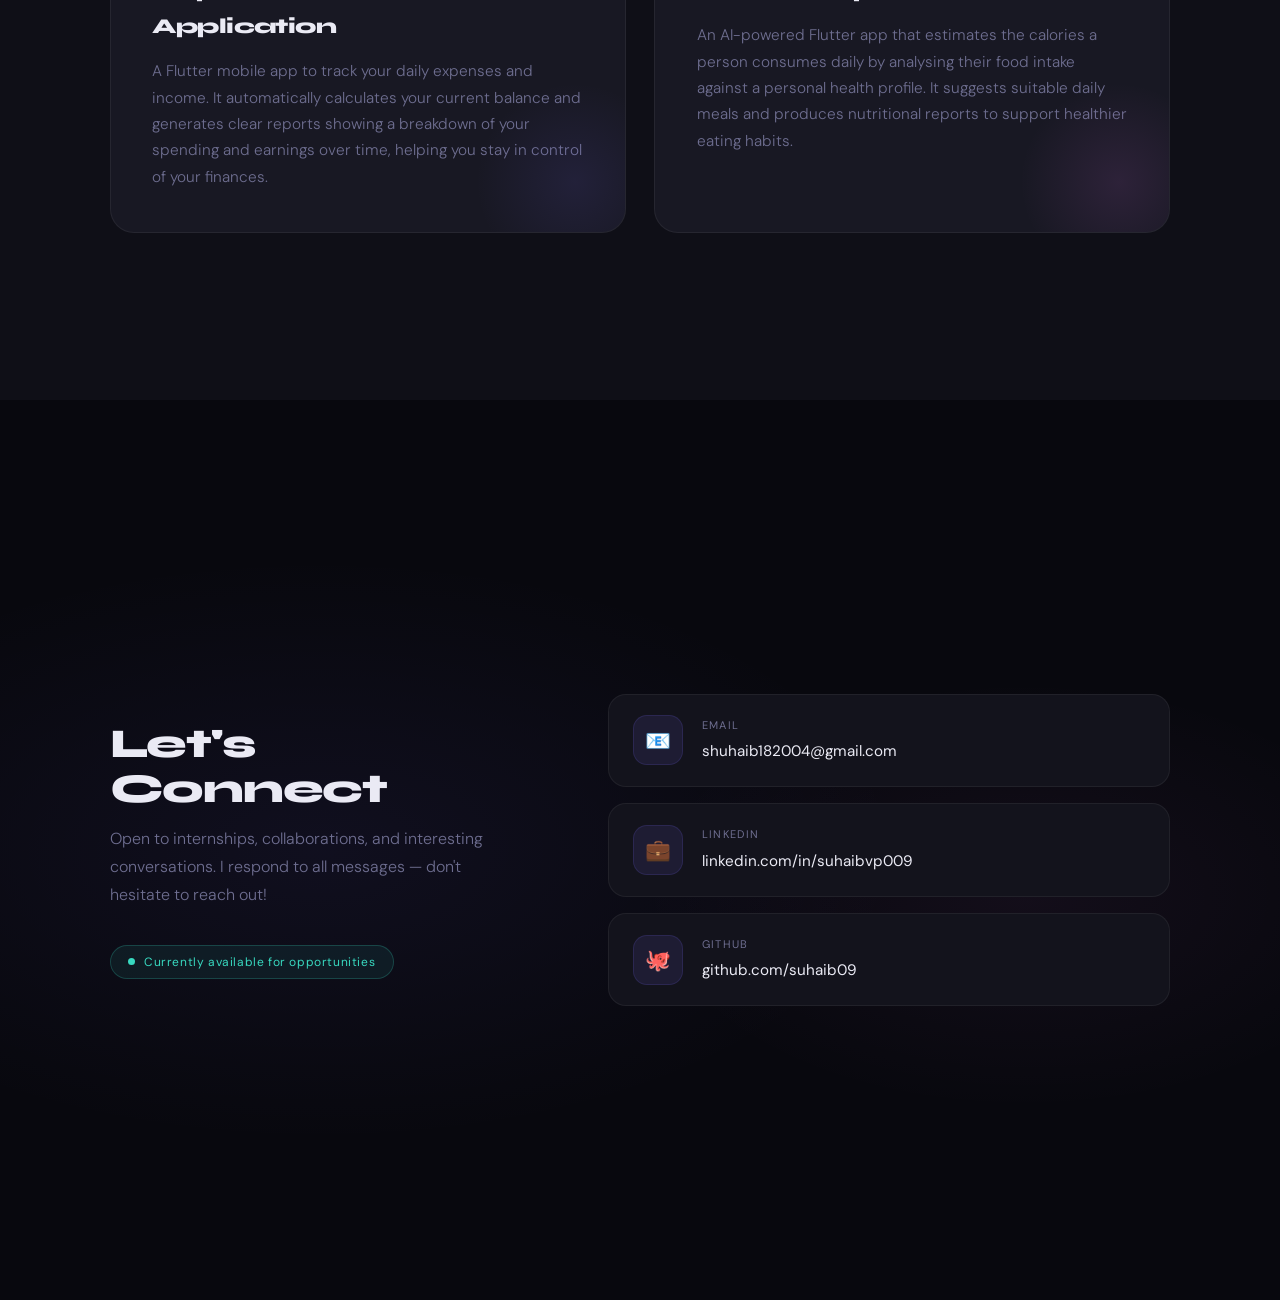
<file: frontend/index.html>
<!DOCTYPE html>
<html lang="en">
<head>
  <meta charset="UTF-8"/>
  <meta name="viewport" content="width=device-width, initial-scale=1.0"/>
  <title>SUHAIB VP — Portfolio</title>
  <link href="https://fonts.googleapis.com/css2?family=Syne:wght@400;600;700;800&family=DM+Sans:opsz,wght@9..40,300;9..40,400;9..40,500&display=swap" rel="stylesheet"/>
  <style>

/* ═══════════════════════════════════════
   RESET
═══════════════════════════════════════ */
*, *::before, *::after { margin:0; padding:0; box-sizing:border-box; }
html { font-size:16px; }

/* ═══════════════════════════════════════
   DESIGN TOKENS
═══════════════════════════════════════ */
:root {
  --bg:      #08080e;
  --surface: #0f0f17;
  --card:    #13131c;
  --card2:   #181823;
  --accent:  #7c6cfc;
  --accent2: #e879f9;
  --gold:    #f0c060;
  --teal:    #38d9c0;
  --text:    #eaeaf4;
  --muted:   #6e6e90;
  --border:  rgba(255,255,255,0.06);
  --border2: rgba(255,255,255,0.10);
  --nav-h:   68px;
  --px:      7vw;
  --max:     1240px;
  --r:       20px;
  --ease:    cubic-bezier(.4,0,.2,1);
}

/* ═══════════════════════════════════════
   BASE
═══════════════════════════════════════ */
body {
  background: var(--bg);
  color: var(--text);
  font-family: 'DM Sans', sans-serif;
  line-height: 1.7;
  overflow-x: hidden;
  -webkit-font-smoothing: antialiased;
}

section {
  min-height: 100vh;
  min-height: 100svh;
  display: flex;
  flex-direction: column;
  justify-content: center;
  position: relative;
  overflow: hidden;
}

body::after {
  content:''; position:fixed; inset:0; pointer-events:none; z-index:9998;
  background-image:url("data:image/svg+xml,%3Csvg viewBox='0 0 512 512' xmlns='http://www.w3.org/2000/svg'%3E%3Cfilter id='g'%3E%3CfeTurbulence type='fractalNoise' baseFrequency='0.75' numOctaves='4' stitchTiles='stitch'/%3E%3C/filter%3E%3Crect width='100%25' height='100%25' filter='url(%23g)' opacity='0.035'/%3E%3C/svg%3E");
  opacity:.55;
}

::-webkit-scrollbar { width:3px; }
::-webkit-scrollbar-track { background:var(--bg); }
::-webkit-scrollbar-thumb { background:var(--accent); border-radius:2px; }

/* ═══════════════════════════════════════
   UTILITIES
═══════════════════════════════════════ */
.wrap { width:100%; max-width:var(--max); margin-inline:auto; padding-inline:var(--px); }

.sec-title {
  font-family:'Syne',sans-serif;
  font-size:clamp(1.85rem,3.2vw,2.9rem);
  font-weight:800; line-height:1.1; letter-spacing:-.03em; margin-bottom:1.3rem;
}

.reveal { opacity:0; transform:translateY(28px); transition:opacity .6s var(--ease), transform .6s var(--ease); }
.reveal.in { opacity:1; transform:none; }

.d1{transition-delay:.06s} .d2{transition-delay:.12s} .d3{transition-delay:.18s}
.d4{transition-delay:.24s} .d5{transition-delay:.30s}

.btn {
  display:inline-flex; align-items:center; gap:.5rem;
  padding:.82rem 2rem; border-radius:50px;
  font-family:'DM Sans',sans-serif; font-size:.88rem; font-weight:500;
  cursor:pointer; text-decoration:none;
  transition:transform .2s var(--ease), box-shadow .2s;
}
.btn-fill {
  background:linear-gradient(135deg,var(--accent),var(--accent2));
  color:#fff; border:none; box-shadow:0 8px 26px rgba(124,108,252,.35);
}
.btn-fill:hover { transform:translateY(-3px); box-shadow:0 14px 36px rgba(124,108,252,.5); }
.btn-ghost { background:transparent; color:var(--text); border:1px solid var(--border2); }
.btn-ghost:hover { border-color:var(--accent); background:rgba(124,108,252,.08); transform:translateY(-3px); }

/* ═══════════════════════════════════════
   NAVBAR
═══════════════════════════════════════ */
nav {
  position:fixed; top:0; left:0; right:0; z-index:1000;
  height:var(--nav-h);
  display:flex; align-items:center; justify-content:space-between;
  padding-inline:var(--px);
  background:rgba(8,8,14,.82); backdrop-filter:blur(24px);
  border-bottom:1px solid var(--border);
}
.nav-logo {
  font-family:'Syne',sans-serif; font-size:1.25rem; font-weight:800; letter-spacing:-.03em;
  background:linear-gradient(120deg,var(--accent),var(--accent2));
  -webkit-background-clip:text; -webkit-text-fill-color:transparent;
}
.nav-links { list-style:none; display:flex; gap:2.4rem; }
.nav-links a {
  text-decoration:none; color:var(--muted); font-size:.82rem; font-weight:500;
  letter-spacing:.06em; text-transform:uppercase; transition:color .2s; position:relative;
}
.nav-links a::after {
  content:''; position:absolute; bottom:-4px; left:0; right:0; height:1.5px;
  background:linear-gradient(90deg,var(--accent),var(--accent2));
  transform:scaleX(0); transform-origin:left; transition:transform .28s var(--ease);
}
.nav-links a:hover, .nav-links a.active { color:var(--text); }
.nav-links a:hover::after, .nav-links a.active::after { transform:scaleX(1); }

/* ═══════════════════════════════════════
   HERO
═══════════════════════════════════════ */
#home { background:var(--bg); padding-top:var(--nav-h); }

.hero-mesh {
  position:absolute; inset:0; z-index:0;
  background:
    radial-gradient(ellipse 90% 60% at 50% -5%,  rgba(124,108,252,.22) 0%, transparent 68%),
    radial-gradient(ellipse 55% 45% at 85% 90%,  rgba(232,121,249,.13) 0%, transparent 60%),
    radial-gradient(ellipse 45% 45% at 10% 65%,  rgba(124,108,252,.09) 0%, transparent 55%),
    radial-gradient(ellipse 40% 35% at 70% 25%,  rgba(56,217,192,.07)  0%, transparent 50%);
}
.hero-grid {
  position:absolute; inset:0; z-index:0; opacity:.03;
  background-image:linear-gradient(var(--accent) 1px,transparent 1px),linear-gradient(90deg,var(--accent) 1px,transparent 1px);
  background-size:80px 80px;
}
.orb { position:absolute; border-radius:50%; filter:blur(70px); animation:floatOrb 10s ease-in-out infinite; }
.o1 { width:420px;height:420px; background:var(--accent);  opacity:.22; top:-120px; left:5%; }
.o2 { width:280px;height:280px; background:var(--accent2); opacity:.18; bottom:3%;  right:4%;  animation-delay:-4s; }
.o3 { width:190px;height:190px; background:var(--gold);    opacity:.10; top:35%;    left:55%;  animation-delay:-7s; }
.o4 { width:150px;height:150px; background:var(--teal);    opacity:.10; top:60%;    left:20%;  animation-delay:-2s; }
@keyframes floatOrb { 0%,100%{transform:translateY(0) scale(1)} 50%{transform:translateY(-34px) scale(1.05)} }

.hero-inner {
  position:relative; z-index:1;
  width:100%; max-width:var(--max);
  margin-inline:auto; padding-inline:var(--px);
  display:grid; grid-template-columns:340px 1fr;
  align-items:center; gap:5rem;
}
.hero-photo-col { display:flex; justify-content:center; align-items:center; position:relative; }
.hp-ring1 { position:absolute; inset:-22px; border-radius:50%; border:1.5px dashed rgba(124,108,252,.32); animation:spin 22s linear infinite; }
.hp-ring2 { position:absolute; inset:-46px; border-radius:50%; border:1px dashed rgba(232,121,249,.16); animation:spin 36s linear infinite reverse; }
@keyframes spin { to{transform:rotate(360deg)} }
.hp-glow { position:absolute; inset:-30px; border-radius:50%; background:radial-gradient(ellipse at center,rgba(124,108,252,.28) 0%,transparent 68%); filter:blur(24px); z-index:0; }
.hp-circle { position:relative; z-index:1; width:280px; height:280px; border-radius:50%; border:3px solid rgba(124,108,252,.35); overflow:hidden; box-shadow:0 0 0 6px rgba(124,108,252,.10),0 24px 60px rgba(0,0,0,.55); animation:fadeUp .9s .1s ease both; transition:box-shadow .4s var(--ease); }
.hp-circle:hover { box-shadow:0 0 0 8px rgba(124,108,252,.22),0 32px 80px rgba(0,0,0,.65); }
.hp-circle img { width:100%; height:100%; object-fit:cover; object-position:center top; display:block; }
.hp-badge { position:absolute; bottom:-14px; left:50%; transform:translateX(-50%); background:var(--card); border:1px solid rgba(124,108,252,.32); border-radius:50px; padding:.38rem 1rem; font-size:.72rem; font-weight:500; color:var(--accent); white-space:nowrap; box-shadow:0 6px 20px rgba(0,0,0,.5); z-index:2; }
.hp-badge::before { content:'✦ '; opacity:.65; }
.hero-text-col { display:flex; flex-direction:column; align-items:flex-start; text-align:left; }
.hero-tag { display:inline-flex; align-items:center; gap:.45rem; background:rgba(124,108,252,.1); border:1px solid rgba(124,108,252,.25); border-radius:50px; padding:.28rem .9rem; font-size:.72rem; letter-spacing:.12em; text-transform:uppercase; color:var(--accent); margin-bottom:1.6rem; animation:fadeUp .8s ease both; }
.hero-tag .dot { width:6px; height:6px; border-radius:50%; background:var(--accent); animation:blink 2s ease infinite; }
@keyframes blink { 0%,100%{opacity:1;transform:scale(1)} 50%{opacity:.35;transform:scale(.65)} }
.hero-title { font-family:'Syne',sans-serif; font-weight:800; line-height:1.05; letter-spacing:-.04em; color:var(--text); animation:fadeUp .8s .1s ease both; display:flex; flex-direction:column; gap:.2rem; margin-bottom:1.2rem; }
.hero-title .line-greeting { font-size:clamp(1.1rem,2.2vw,2rem); font-weight:500; color:var(--muted); letter-spacing:.02em; display:block; }
.hero-title .line-name { font-size:clamp(2.4rem,5vw,4.8rem); font-weight:800; display:block; white-space:nowrap; background:linear-gradient(130deg,var(--accent) 0%,var(--accent2) 50%,var(--gold) 100%); -webkit-background-clip:text; -webkit-text-fill-color:transparent; background-clip:text; }
.hero-sub { font-size:1rem; color:var(--muted); font-weight:300; margin-bottom:2.4rem; animation:fadeUp .8s .2s ease both; max-width:480px; }
.hero-btns { display:flex; gap:1rem; flex-wrap:wrap; animation:fadeUp .8s .3s ease both; }
.caret { position:absolute; bottom:2rem; left:50%; transform:translateX(-50%); display:flex; flex-direction:column; align-items:center; animation:fadeUp 1s .8s ease both; z-index:1; }
.caret-line { width:1px; height:48px; background:linear-gradient(to bottom,var(--accent),transparent); animation:caretPulse 2.2s ease-in-out infinite; }
@keyframes caretPulse { 0%,100%{opacity:1;transform:scaleY(1)} 50%{opacity:.2;transform:scaleY(.4)} }
@keyframes fadeUp { from{opacity:0;transform:translateY(28px)} to{opacity:1;transform:translateY(0)} }

/* ═══════════════════════════════════════════════════════════════════
   ABOUT  —  RESTRUCTURED
   ★ No partition between heading & description
   ★ LEFT col : ghost "01" + big title ONLY (no lead text)
   ★ RIGHT col: ALL description text (lead + body) in one styled card
   ★ Stat boxes below — same 3-col coloured design
═══════════════════════════════════════════════════════════════════ */
#about {
  background: var(--surface);
  background-image:
    radial-gradient(ellipse 55% 60% at 5%  40%, rgba(124,108,252,.07) 0%, transparent 60%),
    radial-gradient(ellipse 45% 50% at 95% 65%, rgba(232,121,249,.05) 0%, transparent 55%);
}

.about-inner {
  width:100%; max-width:var(--max);
  margin-inline:auto;
  padding-inline:var(--px);
  padding-block:80px;
}

/* ── TOP ROW: title LEFT | full description card RIGHT ── */
.about-top {
  display:grid;
  grid-template-columns: 1fr 1.2fr;   /* left slightly narrower */
  gap:4rem;
  align-items:center;
  margin-bottom:2.8rem;
}

/* ── LEFT: ghost "01" + heading only — no description here ── */
.about-title-col {
  position:relative;
}

/* ghost watermark "01" */
.about-title-col::before {
  content:'01';
  position:absolute;
  top:-2.2rem; left:-.4rem;
  font-family:'Syne',sans-serif;
  font-size:clamp(6rem,14vw,11rem);
  font-weight:800; line-height:1;
  -webkit-text-stroke:1.5px rgba(124,108,252,.13);
  color:transparent;
  pointer-events:none; user-select:none;
  letter-spacing:-.06em;
}

.about-title-col .sec-title {
  position:relative; z-index:1;
  margin-bottom:0;           /* no margin — lead has moved to right */
}

/* "Ideas" gradient word */
.about-title-col .sec-title .hi {
  background:linear-gradient(90deg,var(--accent),var(--accent2));
  -webkit-background-clip:text; -webkit-text-fill-color:transparent;
}

/* ── RIGHT: ALL text — lead + body — inside one styled card ── */
.about-desc-card {
  background: var(--card);
  border: 1px solid var(--border2);
  border-radius: 24px;
  padding: 2.4rem 2.4rem;
  position: relative;
  overflow: hidden;
}

/* corner purple glow */
.about-desc-card::after {
  content:'';
  position:absolute; top:-50px; right:-50px;
  width:200px; height:200px; border-radius:50%;
  background:radial-gradient(circle,rgba(124,108,252,.13),transparent 70%);
  pointer-events:none;
}

/* decorative quote mark */
.about-desc-card::before {
  content:'"';
  position:absolute; top:-1.2rem; left:1rem;
  font-family:'Syne',sans-serif; font-size:8rem; font-weight:800; line-height:1;
  background:linear-gradient(135deg,var(--accent),var(--accent2));
  -webkit-background-clip:text; -webkit-text-fill-color:transparent;
  opacity:.12; pointer-events:none;
}

/* lead sentence — styled with left accent border INSIDE the card */
.about-desc-card .about-lead {
  color:var(--text);
  font-size:1rem; font-weight:400;
  line-height:1.72;
  padding-left:1rem;
  border-left:2.5px solid rgba(124,108,252,.45);
  margin-bottom:1.2rem;
  position:relative; z-index:1;
}

/* body paragraphs inside card */
.about-desc-card p {
  color:var(--muted); font-size:.97rem; font-weight:300;
  line-height:1.78; position:relative; z-index:1;
  margin-bottom:.7rem;
}
.about-desc-card p:last-child { margin-bottom:0; }

/* ── BOTTOM: stat boxes — same coloured top-line design ── */
.about-stats {
  display:grid;
  grid-template-columns:repeat(3,1fr);
  gap:1.1rem;
}

.stat-box {
  background:var(--card2);
  border:1px solid var(--border);
  border-top:2.5px solid var(--sb-color, rgba(124,108,252,.5));
  border-radius:20px;
  padding:1.6rem 1.5rem;
  position:relative; overflow:hidden;
  display:flex; align-items:center; gap:1.2rem;
  transition:transform .3s var(--ease), box-shadow .3s;
}

.stat-box::after {
  content:'';
  position:absolute; top:0; left:0; right:0; height:60px;
  background:linear-gradient(to bottom,var(--sb-glow,rgba(124,108,252,.06)),transparent);
  pointer-events:none;
}

.stat-box:hover { transform:translateY(-6px); box-shadow:0 18px 46px rgba(0,0,0,.4); }

.stat-box:nth-child(1) { --sb-color:var(--accent);  --sb-glow:rgba(124,108,252,.08); }
.stat-box:nth-child(2) { --sb-color:var(--accent2); --sb-glow:rgba(232,121,249,.07); }
.stat-box:nth-child(3) { --sb-color:var(--teal);    --sb-glow:rgba(56,217,192,.06); }

.stat-box .n {
  font-family:'Syne',sans-serif; font-size:2.6rem; font-weight:800; line-height:1;
  background:linear-gradient(135deg,var(--accent),var(--accent2));
  -webkit-background-clip:text; -webkit-text-fill-color:transparent;
  flex-shrink:0;
}
.stat-box .l { color:var(--muted); font-size:.78rem; display:block; line-height:1.4; }

/* ═══════════════════════════════════════
   SKILLS
═══════════════════════════════════════ */
#skills { background:var(--bg); align-items:center; }
.skills-inner { width:100%; max-width:var(--max); margin-inline:auto; padding-inline:var(--px); padding-block:80px; }
.skills-head { text-align:center; margin-bottom:3.5rem; }
.skills-head .sec-title { margin-bottom:.6rem; }
.skills-head p { color:var(--muted); font-size:.95rem; font-weight:300; }
.lang-row { display:grid; grid-template-columns:repeat(5,1fr); gap:1.2rem; }
.lc { background:var(--card); border:1px solid var(--border); border-radius:var(--r); padding:2.4rem 1rem 2rem; text-align:center; position:relative; overflow:hidden; cursor:default; transition:transform .32s var(--ease),border-color .32s,box-shadow .32s; }
.lc::before { content:''; position:absolute; top:0; left:0; right:0; height:2.5px; background:var(--lc-grad,linear-gradient(90deg,var(--accent),var(--accent2))); opacity:0; transition:opacity .3s; }
.lc::after { content:''; position:absolute; bottom:-55px; left:50%; transform:translateX(-50%); width:140px; height:140px; border-radius:50%; background:var(--lc-glow,rgba(124,108,252,.12)); filter:blur(36px); opacity:0; transition:opacity .4s; pointer-events:none; }
.lc:hover { transform:translateY(-10px); border-color:rgba(255,255,255,.12); box-shadow:0 24px 56px rgba(0,0,0,.4); }
.lc:hover::before,.lc:hover::after { opacity:1; }
.lc-html { --lc-grad:linear-gradient(90deg,#e34c26,#f16529); --lc-glow:rgba(227,76,38,.15); }
.lc-css  { --lc-grad:linear-gradient(90deg,#264de4,#2965f1); --lc-glow:rgba(38,77,228,.15); }
.lc-py   { --lc-grad:linear-gradient(90deg,#3572a5,#ffd43b); --lc-glow:rgba(53,114,165,.14); }
.lc-java { --lc-grad:linear-gradient(90deg,#f89820,#e76f00); --lc-glow:rgba(248,152,32,.15); }
.lc-sql  { --lc-grad:linear-gradient(90deg,#00758f,#f29111); --lc-glow:rgba(0,117,143,.14); }
.lc-icon { width:70px; height:70px; border-radius:16px; display:flex; align-items:center; justify-content:center; margin:0 auto 1.2rem; background:rgba(255,255,255,.04); border:1px solid rgba(255,255,255,.07); transition:transform .3s var(--ease); }
.lc:hover .lc-icon { transform:scale(1.12) rotate(-5deg); }
.lc-name { font-family:'Syne',sans-serif; font-size:1.1rem; font-weight:700; color:var(--text); margin-bottom:.28rem; }
.lc-desc { font-size:.75rem; color:var(--muted); line-height:1.4; }

/* ═══════════════════════════════════════
   PROJECTS
═══════════════════════════════════════ */
#projects { background:var(--surface); align-items:center; }
.projects-inner { width:100%; max-width:var(--max); margin-inline:auto; padding-inline:var(--px); padding-block:80px; }
.projects-head { text-align:center; margin-bottom:3.5rem; }
.projects-head .sec-title { margin-bottom:.6rem; }
.projects-head .proj-sub { color:var(--muted); font-size:.96rem; font-weight:300; max-width:440px; margin-inline:auto; }
.proj-grid { display:grid; grid-template-columns:repeat(2,1fr); gap:1.8rem; }
.proj-card { background:var(--card2); border:1px solid var(--border); border-radius:24px; padding:2.6rem; position:relative; overflow:hidden; transition:transform .32s var(--ease),border-color .32s,box-shadow .32s; }
.proj-card::before { content:''; position:absolute; top:0; left:0; right:0; height:2.5px; background:linear-gradient(90deg,var(--pc-a,var(--accent)),var(--pc-b,var(--accent2))); opacity:0; transition:opacity .32s; }
.proj-card::after { content:''; position:absolute; bottom:-50px; right:-50px; width:200px; height:200px; border-radius:50%; background:radial-gradient(circle,var(--pc-glow,rgba(124,108,252,.08)),transparent 70%); pointer-events:none; }
.proj-card:hover { transform:translateY(-7px); border-color:rgba(124,108,252,.28); box-shadow:0 28px 60px rgba(0,0,0,.45); }
.proj-card:hover::before { opacity:1; }
.proj-expense { --pc-a:#7c6cfc; --pc-b:#38d9c0; --pc-glow:rgba(124,108,252,.10); }
.proj-food    { --pc-a:#e879f9; --pc-b:#f0c060; --pc-glow:rgba(232,121,249,.10); }
.proj-icon { width:64px; height:64px; border-radius:18px; display:flex; align-items:center; justify-content:center; font-size:2rem; background:rgba(124,108,252,.1); border:1px solid rgba(124,108,252,.18); margin-bottom:1.4rem; transition:transform .3s var(--ease); }
.proj-card:hover .proj-icon { transform:scale(1.08) rotate(-4deg); }
.proj-badges { display:flex; gap:.5rem; flex-wrap:wrap; margin-bottom:1rem; }
.proj-badge { font-size:.65rem; letter-spacing:.1em; text-transform:uppercase; color:var(--accent); background:rgba(124,108,252,.1); border:1px solid rgba(124,108,252,.2); border-radius:50px; padding:.15rem .7rem; }
.proj-badge-muted { font-size:.65rem; color:var(--muted); background:rgba(255,255,255,.04); border:1px solid var(--border); border-radius:50px; padding:.15rem .7rem; }
.proj-title { font-family:'Syne',sans-serif; font-size:1.32rem; font-weight:800; color:var(--text); letter-spacing:-.025em; margin-bottom:.8rem; }
.proj-desc { color:var(--muted); font-size:.96rem; font-weight:300; line-height:1.72; }

/* ═══════════════════════════════════════
   CONTACT
═══════════════════════════════════════ */
#contact { background:var(--bg); align-items:center; background-image:radial-gradient(ellipse 70% 50% at 25% 50%,rgba(124,108,252,.07) 0%,transparent 65%),radial-gradient(ellipse 50% 40% at 80% 55%,rgba(232,121,249,.05) 0%,transparent 60%); }
.contact-inner { width:100%; max-width:var(--max); margin-inline:auto; padding-inline:var(--px); padding-block:80px; display:grid; grid-template-columns:1fr 1.4fr; gap:6rem; align-items:center; }
.contact-left { display:flex; flex-direction:column; justify-content:center; }
.contact-left .sec-title { margin-bottom:.9rem; }
.contact-tagline { color:var(--muted); font-size:1rem; font-weight:300; max-width:380px; line-height:1.75; margin-bottom:2.2rem; }
.avail-badge { display:inline-flex; align-items:center; gap:.55rem; background:rgba(56,217,192,.08); border:1px solid rgba(56,217,192,.22); border-radius:50px; padding:.38rem 1.1rem; font-size:.75rem; color:#38d9c0; letter-spacing:.05em; width:fit-content; }
.avail-dot { width:7px; height:7px; border-radius:50%; background:#38d9c0; animation:availPulse 2s ease infinite; flex-shrink:0; }
@keyframes availPulse { 0%,100%{opacity:1;transform:scale(1)} 50%{opacity:.4;transform:scale(.6)} }
.contact-right { display:flex; flex-direction:column; gap:1rem; }
.c-item { display:flex; align-items:center; gap:1.2rem; padding:1.3rem 1.5rem; background:var(--card); border:1px solid var(--border); border-radius:18px; text-decoration:none; color:var(--text); position:relative; overflow:hidden; transition:border-color .28s var(--ease),background .28s,transform .28s var(--ease),box-shadow .28s; }
.c-item::before { content:''; position:absolute; left:0; top:15%; bottom:15%; width:3px; border-radius:0 3px 3px 0; background:var(--ci-color,var(--accent)); opacity:0; transition:opacity .28s; }
.c-item:hover { border-color:rgba(124,108,252,.3); background:rgba(255,255,255,.02); transform:translateX(6px); box-shadow:0 8px 30px rgba(0,0,0,.3); }
.c-item:hover::before { opacity:1; }
.c-email    { --ci-color:#7c6cfc; }
.c-linkedin { --ci-color:#0a66c2; }
.c-github   { --ci-color:#e879f9; }
.c-item-icon { width:50px; height:50px; border-radius:14px; flex-shrink:0; display:flex; align-items:center; justify-content:center; font-size:1.3rem; background:rgba(124,108,252,.1); border:1px solid rgba(124,108,252,.15); transition:background .28s,transform .28s; }
.c-item:hover .c-item-icon { background:rgba(124,108,252,.2); transform:scale(1.08); }
.c-item-body { flex:1; min-width:0; }
.c-item-label { font-size:.69rem; text-transform:uppercase; letter-spacing:.12em; color:var(--muted); display:block; margin-bottom:.18rem; }
.c-item-value { font-size:.95rem; color:var(--text); font-weight:400; white-space:nowrap; overflow:hidden; text-overflow:ellipsis; }
.c-item-action { font-size:.72rem; color:var(--accent); background:rgba(124,108,252,.1); border:1px solid rgba(124,108,252,.2); border-radius:50px; padding:.2rem .7rem; white-space:nowrap; flex-shrink:0; opacity:0; transform:translateX(-6px); transition:opacity .25s,transform .25s; }
.c-item:hover .c-item-action { opacity:1; transform:translateX(0); }

/* ═══════════════════════════════════════
   RESPONSIVE
═══════════════════════════════════════ */
@media (max-width:1100px) {
  :root { --px:5vw; }
  .hero-inner    { grid-template-columns:1fr; gap:3rem; justify-items:center; text-align:center; }
  .hero-text-col { align-items:center; }
  .hp-circle     { width:230px; height:230px; }
  .about-top     { grid-template-columns:1fr; gap:2.5rem; }
  .about-stats   { grid-template-columns:repeat(3,1fr); }
  .lang-row      { grid-template-columns:repeat(3,1fr); }
  .proj-grid     { grid-template-columns:1fr; }
  .contact-inner { grid-template-columns:1fr; gap:3rem; }
  .hero-title .line-name { font-size:clamp(2rem,4.5vw,4rem); }
}
@media (max-width:768px) {
  :root { --px:5vw; }
  .nav-links  { display:none; }
  .hero-inner { gap:2.5rem; }
  .hp-circle  { width:190px; height:190px; }
  .hero-title .line-greeting { font-size:clamp(.95rem,3.5vw,1.4rem); }
  .hero-title .line-name     { font-size:clamp(1.8rem,7vw,3rem); white-space:normal; }
  .about-stats   { grid-template-columns:1fr 1fr; }
  .lang-row      { grid-template-columns:repeat(2,1fr); }
  .proj-grid     { grid-template-columns:1fr; }
  section        { min-height:auto; padding-block:60px; }
  .c-item-value  { font-size:.85rem; }
  .about-title-col::before { font-size:clamp(4.5rem,15vw,7rem); }
}
@media (max-width:480px) {
  .about-stats   { grid-template-columns:1fr; }
  .lang-row      { grid-template-columns:repeat(2,1fr); }
  .c-item        { padding:1rem 1.1rem; }
  .c-item-icon   { width:42px; height:42px; font-size:1.1rem; }
  .hp-circle     { width:160px; height:160px; }
}

  </style>
</head>
<body>

<!-- NAVBAR -->
<nav>
  <div class="nav-logo">SUHAIB VP</div>
  <ul class="nav-links">
    <li><a href="#home">Home</a></li>
    <li><a href="#about">About</a></li>
    <li><a href="#skills">Skills</a></li>
    <li><a href="#projects">Projects</a></li>
    <li><a href="#contact">Contact</a></li>
  </ul>
</nav>


<!-- HOME -->
<section id="home">
  <div class="hero-mesh"></div>
  <div class="hero-grid"></div>
  <div class="orb o1"></div><div class="orb o2"></div>
  <div class="orb o3"></div><div class="orb o4"></div>
  <div class="hero-inner">
    <div class="hero-photo-col">
      <div class="hp-glow"></div>
      <div class="hp-ring1"></div>
      <div class="hp-ring2"></div>
      <div class="hp-circle">
        <img src="images/sb1.jpg" alt="Suhaib VP"/>
      </div>
      <div class="hp-badge">Software Engineer</div>
    </div>
    <div class="hero-text-col">
      <div class="hero-tag"><span class="dot"></span> Available for Projects</div>
      <h1 class="hero-title">
        <span class="line-greeting">Hi, I'm</span>
        <span class="line-name">SUHAIB VP</span>
      </h1>
      <p class="hero-sub">Software Engineer &nbsp;·&nbsp; Full-Stack Developer &nbsp;·&nbsp; DevOps Enthusiast</p>
      <div class="hero-btns">
        <a href="#contact" class="btn btn-fill">Get In Touch</a>
        <a href="#projects" class="btn btn-ghost">View My Work</a>
      </div>
    </div>
  </div>
  <div class="caret"><div class="caret-line"></div></div>
</section>


<!-- ═══════════════════════════════════════════════════════════════
     ABOUT  —  RESTRUCTURED
     LEFT  : ghost "01" watermark + big heading ONLY
     RIGHT : ONE card containing ALL description text
             (lead sentence with accent border + body paragraphs)
     BOTTOM: 3 stat boxes with per-colour top lines
═══════════════════════════════════════════════════════════════ -->
<section id="about">
  <div class="about-inner">

    <div class="about-top reveal">

      <!-- ── LEFT: heading only, no description ── -->
      <div class="about-title-col">
        <h2 class="sec-title">
          Transforming <span class="hi">Ideas</span><br>into Code
        </h2>
      </div>

      <!-- ── RIGHT: ALL description inside one card — lead + body ── -->
      <div class="about-desc-card reveal">

        <!-- lead sentence — highlighted with left accent border -->
        <p class="about-lead">
          B.Tech CSE student who loves building clean,
          efficient software that solves real problems.
        </p>

        <!-- body paragraphs -->
        <p>
          Focused on full-stack web development, Flutter mobile apps,
          and DevOps practices. Always learning, always building.
        </p>
        <p>
          I enjoy turning ideas into products that people actually use.
        </p>

      </div>

    </div>

    <!-- ── STAT BOXES ── -->
    <div class="about-stats">
      <div class="stat-box reveal d1">
        <div class="n">3+</div>
        <div class="l">Years Learning</div>
      </div>
      <div class="stat-box reveal d2">
        <div class="n">2+</div>
        <div class="l">Projects Built</div>
      </div>
      <div class="stat-box reveal d3">
        <div class="n">∞</div>
        <div class="l">Curiosity</div>
      </div>
    </div>

  </div>
</section>


<!-- SKILLS -->
<section id="skills">
  <div class="skills-inner">
    <div class="skills-head reveal">
      <h2 class="sec-title">My Tech Stack</h2>
      <p>Languages &amp; technologies I work with</p>
    </div>
    <div class="lang-row">
      <div class="lc lc-html reveal d1">
        <div class="lc-icon">
          <svg viewBox="0 0 32 32" width="42" height="42" xmlns="http://www.w3.org/2000/svg">
            <path d="M5.9 27.2 4 5h24L26.1 27.2 16 30z" fill="#e44d26"/>
            <path d="M16 27.9 24.2 25.6l1.6-18.2H16z" fill="#f16529"/>
            <path d="M16 13.4h-4.1l-.3-3.2H16V7.2H8.2l.8 8.5H16zm0 8.5-.014.003-3.44-.929-.22-2.46H9.2l.43 4.85 6.33 1.76.014-.004z" fill="#ebebeb"/>
            <path d="M16 13.4v3.1h3.8l-.36 4-3.45.93v3.22l6.34-1.76.05-.52.73-8.14.07-.83zm0-6.2v3.1h7.47l.06-.7.14-1.57.07-.83z" fill="#fff"/>
          </svg>
        </div>
        <div class="lc-name">HTML</div><div class="lc-desc">Structure &amp; Semantics</div>
      </div>
      <div class="lc lc-css reveal d2">
        <div class="lc-icon">
          <svg viewBox="0 0 32 32" width="42" height="42" xmlns="http://www.w3.org/2000/svg">
            <path d="M5.9 27.2 4 5h24L26.1 27.2 16 30z" fill="#1572b6"/>
            <path d="M16 27.9 24.2 25.6l1.6-18.2H16z" fill="#33a9dc"/>
            <path d="M16 13.4h-4.2l-.3-3.2H16V7.2H8.2l.76 8.5H16zm0 8.5-.014.003-3.44-.929-.22-2.46H9.2l.43 4.85 6.33 1.76.014-.004z" fill="#ebebeb"/>
            <path d="M16 13.4v3.1h3.57l-.34 3.77-3.24.88v3.22l6.03-1.67.044-.493.694-7.78.072-.807zm0-6.2v3.06h7.21l.06-.67.136-1.52.072-.87z" fill="#fff"/>
          </svg>
        </div>
        <div class="lc-name">CSS</div><div class="lc-desc">Styling &amp; Layouts</div>
      </div>
      <div class="lc lc-py reveal d3">
        <div class="lc-icon">
          <svg viewBox="0 0 32 32" width="42" height="42" xmlns="http://www.w3.org/2000/svg">
            <path d="M15.885 2.1c-7.1 0-6.651 3.07-6.651 3.07v3.19h6.752v1H6.545S2 8.8 2 16c0 7.2 3.986 6.948 3.986 6.948h2.382v-3.341s-.128-3.985 3.928-3.985h6.763s3.8.06 3.8-3.668V5.868S23.472 2.1 15.885 2.1zM12.19 4.55a1.224 1.224 0 1 1 0 2.448 1.224 1.224 0 0 1 0-2.448z" fill="#3572a5"/>
            <path d="M16.115 29.9c7.1 0 6.651-3.07 6.651-3.07v-3.19h-6.752v-1h9.441S30 23.2 30 16c0-7.2-3.986-6.948-3.986-6.948h-2.382v3.341s.128 3.985-3.928 3.985h-6.763s-3.8-.06-3.8 3.668v6.086S8.528 29.9 16.115 29.9zM19.81 27.45a1.224 1.224 0 1 1 0-2.448 1.224 1.224 0 0 1 0 2.448z" fill="#ffd43b"/>
          </svg>
        </div>
        <div class="lc-name">Python</div><div class="lc-desc">Scripting &amp; Automation</div>
      </div>
      <div class="lc lc-java reveal d4">
        <div class="lc-icon">
          <svg viewBox="0 0 32 32" width="42" height="42" xmlns="http://www.w3.org/2000/svg">
            <path d="M11.854 22.674s-1.12.65.797.87c2.32.265 3.504.227 6.058-.257 0 0 .672.42 1.61.785-5.727 2.453-12.96-.142-8.465-1.398z" fill="#5382a1"/>
            <path d="M11.14 19.524s-1.257.93.663 1.129c2.484.257 4.446.278 7.843-.377 0 0 .468.474 1.203.733-6.946 2.032-14.683.16-9.71-1.485z" fill="#5382a1"/>
            <path d="M17.312 13.334c1.416 1.629-.372 3.095-.372 3.095s3.591-1.853 1.943-4.17c-1.537-2.158-2.716-3.23 3.663-6.927 0 0-10.008 2.499-5.234 8.002z" fill="#e76f00"/>
            <path d="M24.76 25.046s.828.682-.913 1.21c-3.312 1.003-13.783 1.305-16.686.04-1.044-.455.913-1.085 1.528-1.218.64-.139 1.006-.113 1.006-.113-1.158-.816-7.487 1.603-3.215 2.295 11.64 1.888 21.22-.85 18.28-2.214z" fill="#5382a1"/>
            <path d="M12.396 16.26s-5.308 1.262-1.879 1.72c1.447.194 4.329.15 7.013-.077 2.195-.187 4.399-.586 4.399-.586s-.774.331-1.333.713c-5.381 1.416-15.78.757-12.785-.69 2.534-1.228 4.585-1.08 4.585-1.08z" fill="#5382a1"/>
            <path d="M21.976 21.604c5.472-2.843 2.941-5.573 1.175-5.207-.433.09-.626.168-.626.168s.16-.252.466-.36c3.48-1.225 6.157 3.608-1.127 5.523 0 0 .085-.076.112-.124z" fill="#5382a1"/>
            <path d="M19.477 2s3.032 3.032-2.876 7.694c-4.734 3.737-1.08 5.872-.002 8.306-2.763-2.494-4.789-4.688-3.43-6.729 1.997-2.997 7.528-4.453 6.308-9.271z" fill="#e76f00"/>
            <path d="M13.01 28.886c5.253.336 13.318-.186 13.506-2.678 0 0-.367.942-4.339 1.689-4.493.84-10.031.743-13.312.203 0 0 .673.556 4.145.786z" fill="#5382a1"/>
          </svg>
        </div>
        <div class="lc-name">Java</div><div class="lc-desc">OOP &amp; Backend</div>
      </div>
      <div class="lc lc-sql reveal d5">
        <div class="lc-icon">
          <svg viewBox="0 0 32 32" width="42" height="42" xmlns="http://www.w3.org/2000/svg">
            <ellipse cx="16" cy="7.5" rx="12" ry="4.5" fill="#f29111"/>
            <path d="M4 7.5v5c0 2.485 5.373 4.5 12 4.5s12-2.015 12-4.5v-5c0 2.485-5.373 4.5-12 4.5S4 9.985 4 7.5z" fill="#00758f"/>
            <path d="M4 12.5v5c0 2.485 5.373 4.5 12 4.5s12-2.015 12-4.5v-5c0 2.485-5.373 4.5-12 4.5S4 14.985 4 12.5z" fill="#00758f"/>
            <path d="M4 17.5v5c0 2.485 5.373 4.5 12 4.5s12-2.015 12-4.5v-5c0 2.485-5.373 4.5-12 4.5S4 19.985 4 17.5z" fill="#00758f"/>
            <ellipse cx="16" cy="7.5" rx="12" ry="4.5" fill="#f29111"/>
            <ellipse cx="16" cy="7.5" rx="9.5" ry="3" fill="#ffc107" opacity=".3"/>
          </svg>
        </div>
        <div class="lc-name">MySQL</div><div class="lc-desc">Databases &amp; Queries</div>
      </div>
    </div>
  </div>
</section>


<!-- PROJECTS -->
<section id="projects">
  <div class="projects-inner">
    <div class="projects-head reveal">
      <h2 class="sec-title">Things I've Built</h2>
      <p class="proj-sub">Flutter mobile applications crafted for real-world use.</p>
    </div>
    <div class="proj-grid">
      <div class="proj-card proj-expense reveal d1">
        <div class="proj-icon">💰</div>
        <div class="proj-badges">
          <span class="proj-badge">Flutter</span>
          <span class="proj-badge-muted">iOS &amp; Android</span>
        </div>
        <h3 class="proj-title">Expense Tracker Application</h3>
        <p class="proj-desc">A Flutter mobile app to track your daily expenses and income. It automatically calculates your current balance and generates clear reports showing a breakdown of your spending and earnings over time, helping you stay in control of your finances.</p>
      </div>
      <div class="proj-card proj-food reveal d2">
        <div class="proj-icon">🥗</div>
        <div class="proj-badges">
          <span class="proj-badge">Flutter</span>
          <span class="proj-badge">AI</span>
          <span class="proj-badge-muted">iOS &amp; Android</span>
        </div>
        <h3 class="proj-title">Food Snap AI</h3>
        <p class="proj-desc">An AI-powered Flutter app that estimates the calories a person consumes daily by analysing their food intake against a personal health profile. It suggests suitable daily meals and produces nutritional reports to support healthier eating habits.</p>
      </div>
    </div>
  </div>
</section>


<!-- CONTACT -->
<section id="contact">
  <div class="contact-inner">
    <div class="contact-left reveal">
      <h2 class="sec-title">Let's Connect</h2>
      <p class="contact-tagline">Open to internships, collaborations, and interesting conversations. I respond to all messages — don't hesitate to reach out!</p>
      <div class="avail-badge"><span class="avail-dot"></span> Currently available for opportunities</div>
    </div>
    <div class="contact-right reveal">
      <a href="mailto:shuhaib182004@gmail.com" class="c-item c-email">
        <div class="c-item-icon">📧</div>
        <div class="c-item-body"><span class="c-item-label">Email</span><span class="c-item-value">shuhaib182004@gmail.com</span></div>
        <span class="c-item-action">Send mail ↗</span>
      </a>
      <a href="https://linkedin.com/in/suhaibvp009" target="_blank" rel="noopener noreferrer" class="c-item c-linkedin">
        <div class="c-item-icon">💼</div>
        <div class="c-item-body"><span class="c-item-label">LinkedIn</span><span class="c-item-value">linkedin.com/in/suhaibvp009</span></div>
        <span class="c-item-action">View profile ↗</span>
      </a>
      <a href="https://github.com/suhaib09" target="_blank" rel="noopener noreferrer" class="c-item c-github">
        <div class="c-item-icon">🐙</div>
        <div class="c-item-body"><span class="c-item-label">GitHub</span><span class="c-item-value">github.com/suhaib09</span></div>
        <span class="c-item-action">View repos ↗</span>
      </a>
    </div>
  </div>
</section>


<!-- JAVASCRIPT -->
<script>
  document.querySelectorAll('.nav-links a').forEach(link => {
    link.addEventListener('click', e => {
      e.preventDefault();
      const target = document.querySelector(link.getAttribute('href'));
      if (target) target.scrollIntoView({ behavior:'smooth', block:'start' });
    });
  });

  const secs  = document.querySelectorAll('section[id]');
  const links = document.querySelectorAll('.nav-links a');
  const mark  = () => {
    let cur = '';
    secs.forEach(s => { if (window.scrollY >= s.offsetTop - 80) cur = s.id; });
    links.forEach(a => a.classList.toggle('active', a.getAttribute('href') === '#' + cur));
  };
  window.addEventListener('scroll', mark, { passive:true });
  mark();

  const ro = new IntersectionObserver(entries => {
    entries.forEach(e => {
      if (e.isIntersecting) { e.target.classList.add('in'); ro.unobserve(e.target); }
    });
  }, { threshold: 0.1 });
  document.querySelectorAll('.reveal').forEach(el => ro.observe(el));
</script>

</body>
</html>
</file>
